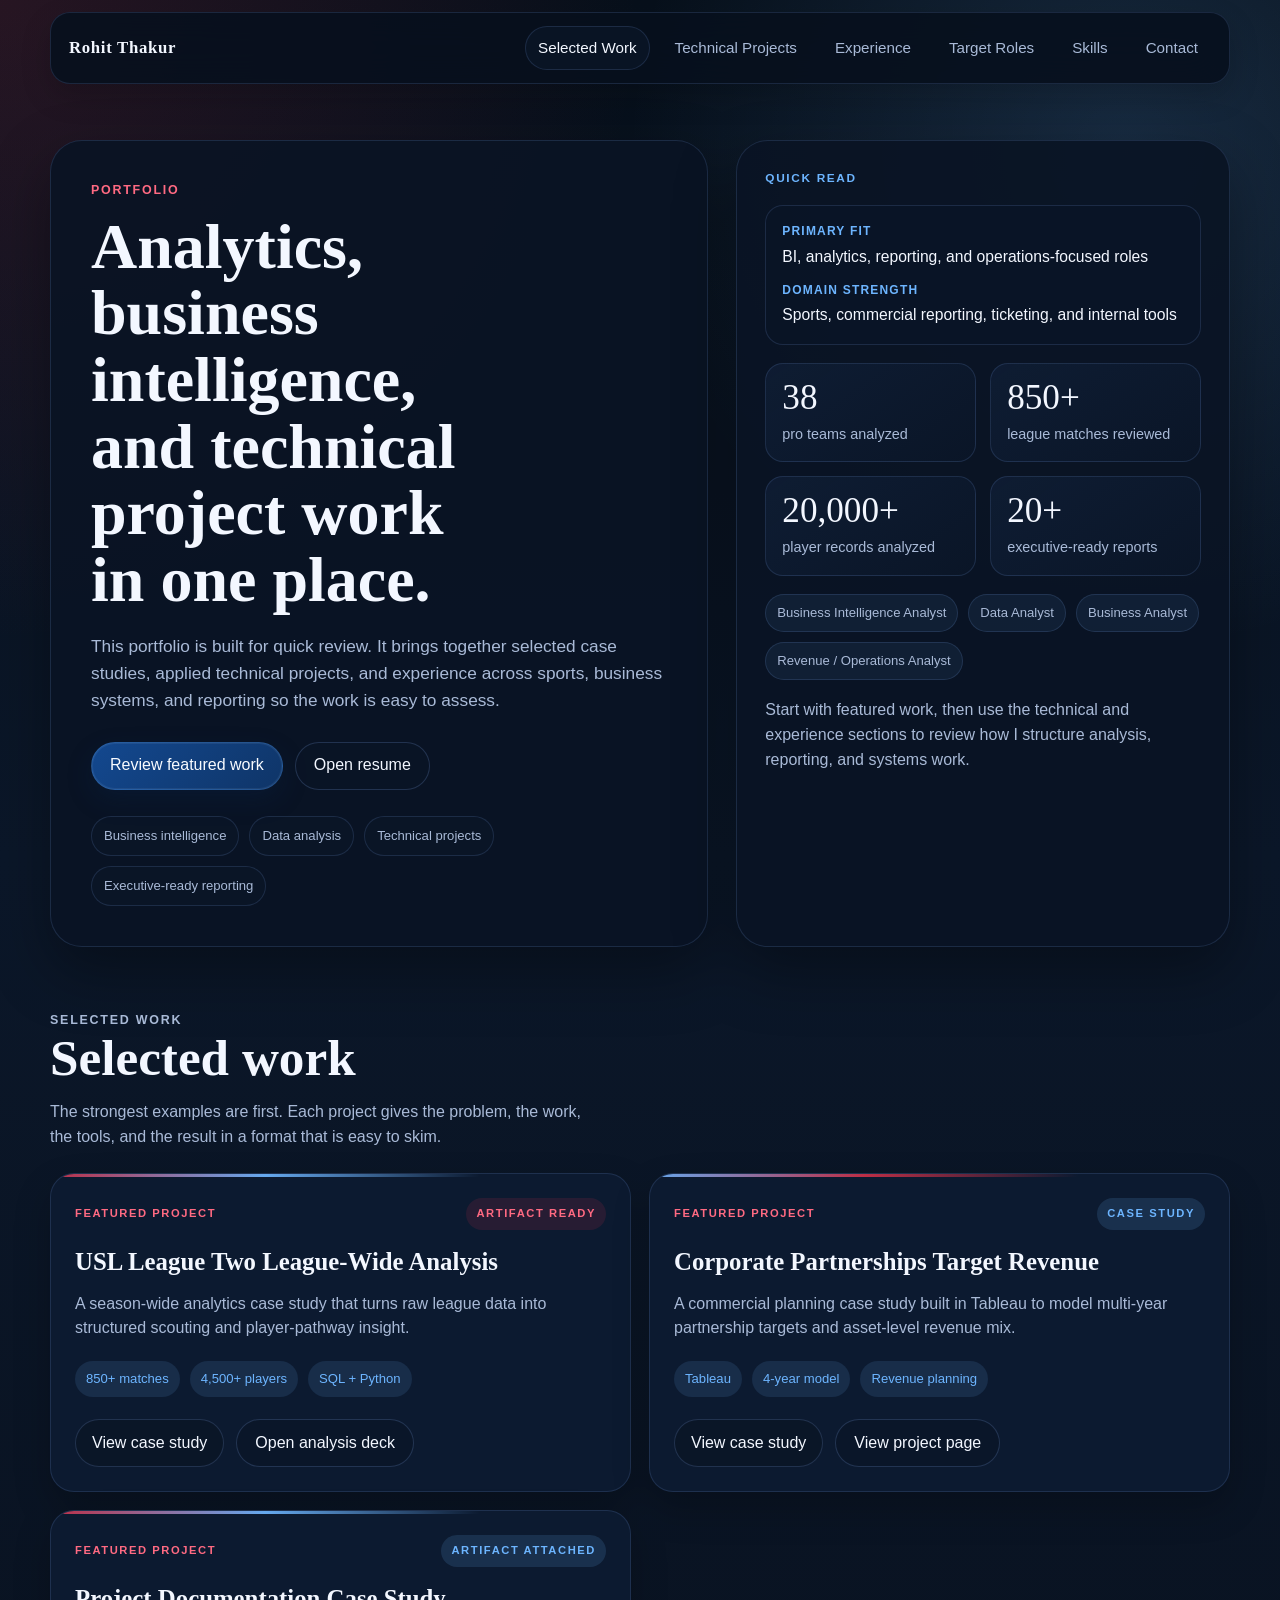
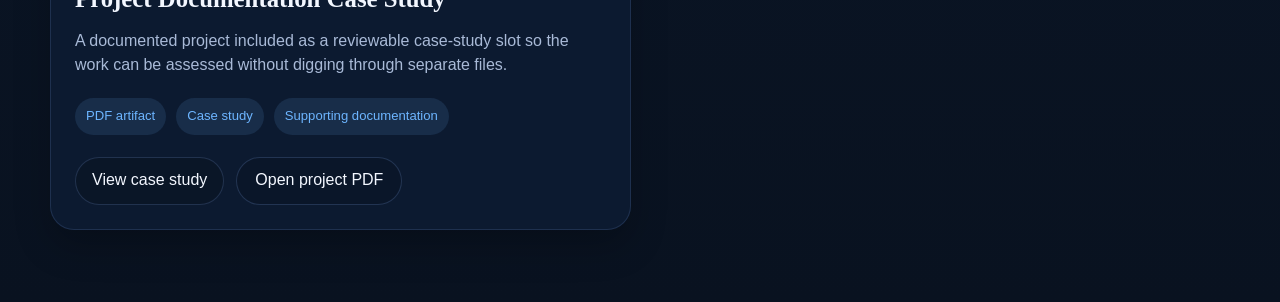
<file: index.html>
<!doctype html>
<html lang="en">
  <head>
    <meta charset="utf-8">
    <meta name="viewport" content="width=device-width, initial-scale=1">
    <title>Rohit Thakur | Portfolio</title>
    <meta
      name="description"
      content="Portfolio site for Rohit Thakur featuring analytics, business intelligence, technical projects, and experience highlights."
    >
    <link rel="stylesheet" href="styles.css">
  </head>
  <body>
    <div class="page-shell">
      <header class="topbar">
        <a class="brand" href="#home">Rohit Thakur</a>
        <nav class="nav" aria-label="Portfolio sections" role="tablist">
          <button class="nav-tab is-active" id="tab-selected-work" type="button" role="tab" aria-selected="true" aria-controls="selected-work" data-tab-target="selected-work">Selected Work</button>
          <button class="nav-tab" id="tab-technical-projects" type="button" role="tab" aria-selected="false" aria-controls="technical-projects" data-tab-target="technical-projects">Technical Projects</button>
          <button class="nav-tab" id="tab-experience" type="button" role="tab" aria-selected="false" aria-controls="experience" data-tab-target="experience">Experience</button>
          <button class="nav-tab" id="tab-role-fit" type="button" role="tab" aria-selected="false" aria-controls="role-fit" data-tab-target="role-fit">Target Roles</button>
          <button class="nav-tab" id="tab-skills" type="button" role="tab" aria-selected="false" aria-controls="skills" data-tab-target="skills">Skills</button>
          <button class="nav-tab" id="tab-contact" type="button" role="tab" aria-selected="false" aria-controls="contact" data-tab-target="contact">Contact</button>
        </nav>
      </header>

      <main id="home">
        <section class="hero section">
          <div class="hero-copy reveal">
            <p class="section-kicker">Portfolio</p>
            <h1>Analytics, business intelligence, and technical project work in one place.</h1>
            <p class="hero-text">
              This portfolio is built for quick review. It brings together selected case studies, applied technical
              projects, and experience across sports, business systems, and reporting so the work is easy to assess.
            </p>
            <div class="hero-actions">
              <button class="button button--primary" type="button" data-tab-target="selected-work">Review featured work</button>
              <a class="button button--ghost" href="assets/documents/rohit-thakur-resume.pdf" target="_blank" rel="noreferrer">Open resume</a>
            </div>
            <ul class="hero-tags">
              <li>Business intelligence</li>
              <li>Data analysis</li>
              <li>Technical projects</li>
              <li>Executive-ready reporting</li>
            </ul>
          </div>

          <aside class="hero-panel reveal">
            <div class="panel-label">Quick Read</div>
            <div class="profile-summary">
              <div class="profile-line">
                <span class="profile-label">Primary fit</span>
                <span class="profile-value">BI, analytics, reporting, and operations-focused roles</span>
              </div>
              <div class="profile-line">
                <span class="profile-label">Domain strength</span>
                <span class="profile-value">Sports, commercial reporting, ticketing, and internal tools</span>
              </div>
            </div>
            <div class="metric-grid">
              <article class="metric-card">
                <span class="metric-value">38</span>
                <span class="metric-label">pro teams analyzed</span>
              </article>
              <article class="metric-card">
                <span class="metric-value">850+</span>
                <span class="metric-label">league matches reviewed</span>
              </article>
              <article class="metric-card">
                <span class="metric-value">20,000+</span>
                <span class="metric-label">player records analyzed</span>
              </article>
              <article class="metric-card">
                <span class="metric-value">20+</span>
                <span class="metric-label">executive-ready reports</span>
              </article>
            </div>
            <div class="fit-strip">
              <span>Business Intelligence Analyst</span>
              <span>Data Analyst</span>
              <span>Business Analyst</span>
              <span>Revenue / Operations Analyst</span>
            </div>
            <div class="panel-note">
              Start with featured work, then use the technical and experience sections to review how I structure
              analysis, reporting, and systems work.
            </div>
          </aside>
        </section>

        <section id="selected-work" class="section tab-panel is-active" role="tabpanel" aria-labelledby="tab-selected-work">
          <div class="section-heading reveal">
            <p class="section-kicker">Selected Work</p>
            <h2>Selected work</h2>
            <p>
              The strongest examples are first. Each project gives the problem, the work, the tools, and the result
              in a format that is easy to skim.
            </p>
          </div>
          <div id="featured-grid" class="card-grid featured-grid"></div>
        </section>

        <section id="technical-projects" class="section tab-panel" role="tabpanel" aria-labelledby="tab-technical-projects" hidden>
          <div class="section-heading reveal">
            <p class="section-kicker">Technical Projects</p>
            <h2>Technical projects</h2>
            <p>
              These projects show applied range beyond the main case studies, with live demos where available and
              summary pages where the work is older or internal.
            </p>
          </div>
          <div class="section-subgroup reveal">
            <div class="subsection-heading">
              <h3>Application projects</h3>
              <p>Built tools, workflows, and systems with live products or curated project pages.</p>
            </div>
            <div id="technical-grid" class="card-grid compact-grid"></div>
          </div>
          <div class="section-subgroup reveal">
            <div class="subsection-heading">
              <h3>Tableau dashboard projects</h3>
              <p>
                These are description-first summaries of Tableau workbooks found across my files. Older corporate
                connections are no longer active, so this section focuses on what each project was built to do.
              </p>
            </div>
            <div class="subsection-actions">
              <a class="button button--ghost" href="projects/tableau-dashboard-projects.html">Open Tableau project summaries</a>
            </div>
            <div id="tableau-grid" class="card-grid compact-grid"></div>
          </div>
        </section>

        <section id="experience" class="section tab-panel" role="tabpanel" aria-labelledby="tab-experience" hidden>
          <div class="section-heading reveal">
            <p class="section-kicker">Experience Highlights</p>
            <h2>Experience</h2>
            <p>
              These roles add context behind the project work and show how the analysis, reporting, and systems work
              was applied in real settings.
            </p>
          </div>
          <div id="experience-grid" class="card-grid experience-grid"></div>
        </section>

        <section id="role-fit" class="section tab-panel" role="tabpanel" aria-labelledby="tab-role-fit" hidden>
          <div class="section-heading reveal">
            <p class="section-kicker">Target Roles</p>
            <h2>Roles that align most directly with this work</h2>
            <p>
              This is a narrower recruiter-facing view of where my experience fits best based on the work shown
              across the portfolio.
            </p>
          </div>
          <div id="roles-grid" class="roles-grid"></div>
        </section>

        <section id="skills" class="section tab-panel" role="tabpanel" aria-labelledby="tab-skills" hidden>
          <div class="section-heading reveal">
            <p class="section-kicker">Skills &amp; Methods</p>
            <h2>Core tools and working modes</h2>
            <p>
              This section is limited to the tools and methods that appear repeatedly in the work on this page.
            </p>
          </div>
          <div id="skills-grid" class="skills-grid"></div>
        </section>

        <section id="contact" class="section contact-section tab-panel reveal" role="tabpanel" aria-labelledby="tab-contact" hidden>
          <div class="contact-card">
            <p class="section-kicker">Contact</p>
            <h2>Resume and contact</h2>
            <p>
              The fastest way to review the portfolio is through the selected work and technical project sections,
              with the resume available here for a shorter summary.
            </p>
            <div class="contact-actions">
              <a class="button button--primary" href="mailto:rt4362@uncw.edu">rt4362@uncw.edu</a>
              <a class="button button--ghost" href="tel:+19194546826">(919) 454-6826</a>
              <a class="button button--ghost" href="assets/documents/rohit-thakur-resume.pdf" target="_blank" rel="noreferrer">Download resume</a>
            </div>
          </div>
        </section>
      </main>
    </div>

    <div id="project-modal" class="modal" hidden>
      <div class="modal-backdrop" data-close="true"></div>
      <div class="detail-panel" role="dialog" aria-modal="true" aria-labelledby="modal-title">
        <button class="modal-close" type="button" aria-label="Close case study">Close</button>
        <div id="modal-content"></div>
      </div>
    </div>

    <script src="script.js"></script>
  </body>
</html>
</file>
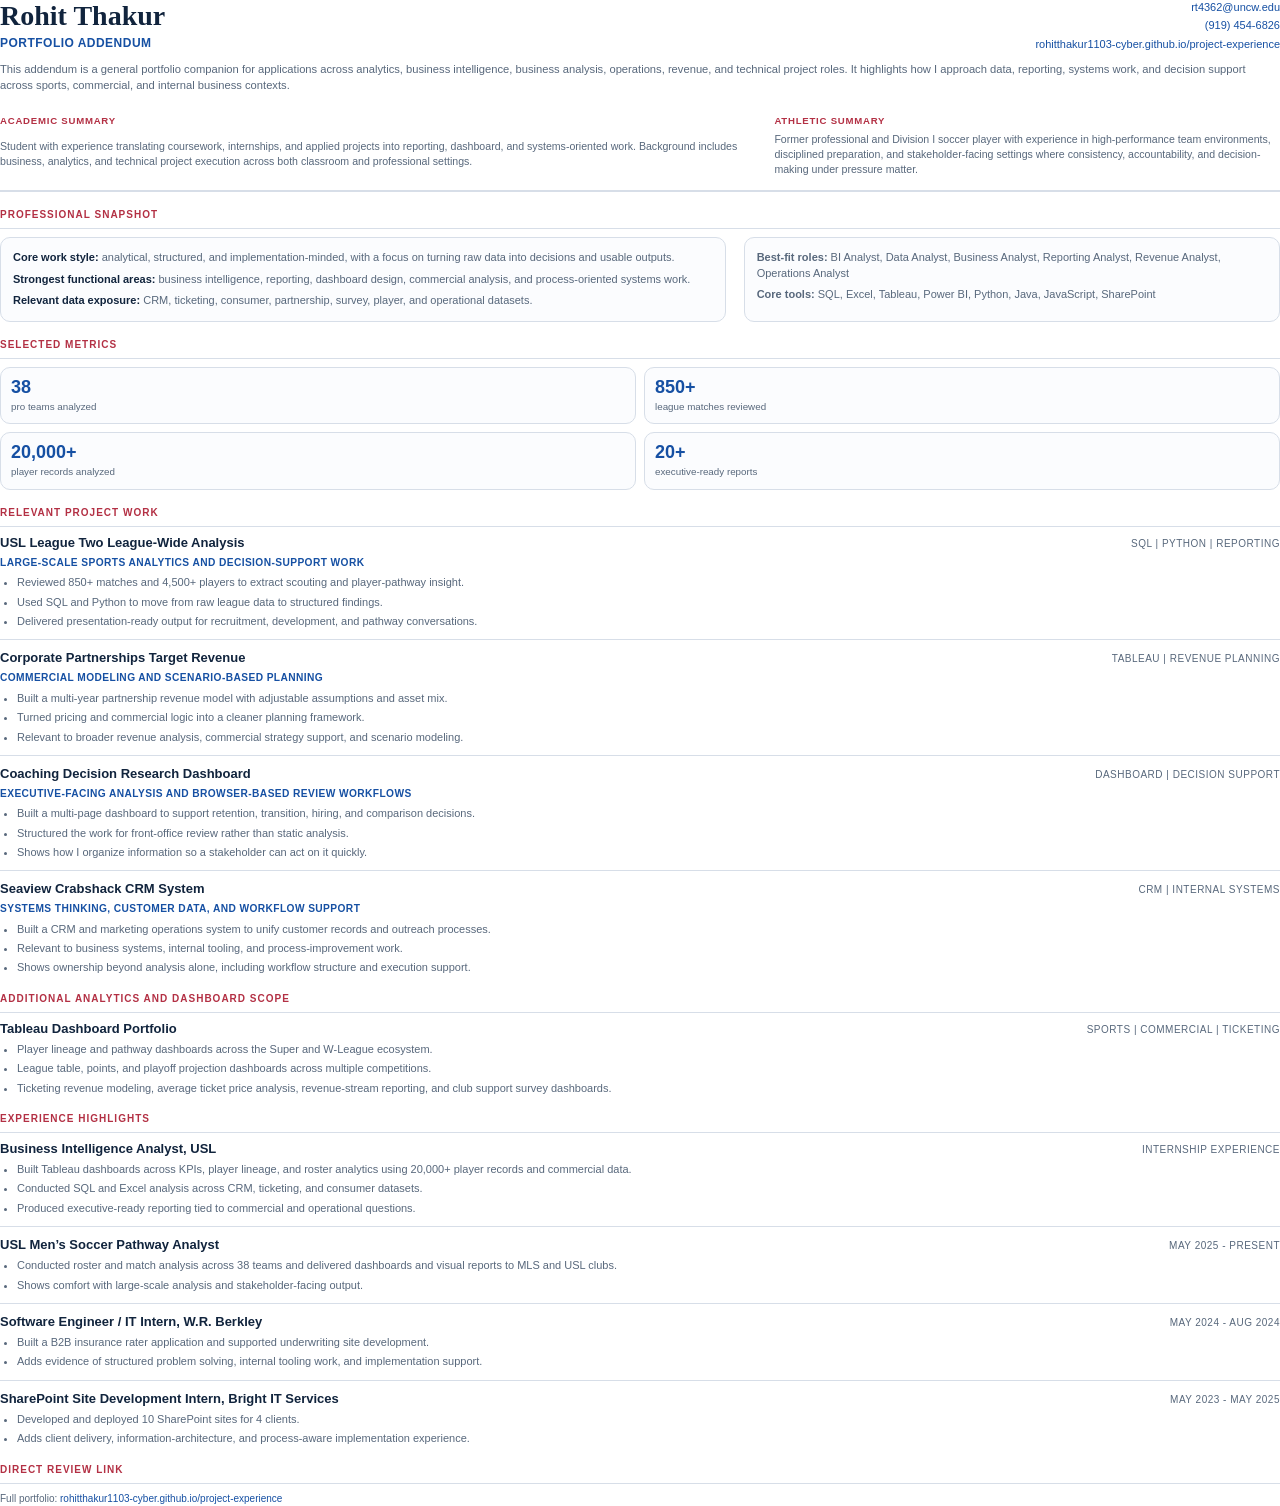
<file: portfolio-attachment.html>
<!doctype html>
<html lang="en">
  <head>
    <meta charset="utf-8">
    <meta name="viewport" content="width=device-width, initial-scale=1">
    <title>Rohit Thakur | Portfolio Addendum</title>
    <style>
      @page {
        size: Letter;
        margin: 0.55in;
      }

      :root {
        --ink: #11243d;
        --muted: #58687c;
        --line: #d7dee8;
        --blue: #1650a3;
        --red: #b33044;
      }

      * {
        box-sizing: border-box;
      }

      body {
        margin: 0;
        font-family: Arial, Helvetica, sans-serif;
        color: var(--ink);
        line-height: 1.4;
        font-size: 11px;
      }

      a {
        color: var(--blue);
        text-decoration: none;
      }

      .page {
        display: grid;
        gap: 16px;
      }

      .header {
        display: grid;
        gap: 10px;
        padding-bottom: 12px;
        border-bottom: 2px solid var(--line);
      }

      .name-row {
        display: flex;
        justify-content: space-between;
        gap: 16px;
        align-items: end;
      }

      .name {
        margin: 0;
        font-family: Georgia, "Times New Roman", serif;
        font-size: 28px;
        line-height: 1;
      }

      .title {
        margin: 5px 0 0;
        color: var(--blue);
        font-size: 12px;
        font-weight: 700;
        letter-spacing: 0.04em;
        text-transform: uppercase;
      }

      .contact {
        text-align: right;
        color: var(--muted);
      }

      .contact div + div {
        margin-top: 3px;
      }

      .summary {
        color: var(--muted);
        font-size: 11.2px;
      }

      .resume-strip {
        display: grid;
        grid-template-columns: 1.2fr 0.8fr;
        gap: 16px;
        padding: 10px 0 2px;
      }

      .resume-block {
        display: grid;
        gap: 5px;
      }

      .resume-label {
        color: var(--red);
        font-size: 9.6px;
        font-weight: 700;
        letter-spacing: 0.08em;
        text-transform: uppercase;
      }

      .resume-text {
        color: var(--muted);
        font-size: 10.6px;
      }

      .section {
        display: grid;
        gap: 8px;
      }

      .section-title {
        margin: 0;
        padding-bottom: 6px;
        border-bottom: 1px solid var(--line);
        color: var(--red);
        font-size: 10px;
        font-weight: 700;
        letter-spacing: 0.1em;
        text-transform: uppercase;
      }

      .two-col {
        display: grid;
        grid-template-columns: 1.15fr 0.85fr;
        gap: 18px;
      }

      .meta-list,
      .skills-list {
        display: grid;
        gap: 6px;
      }

      .meta-item strong {
        color: var(--ink);
      }

      .entry {
        display: grid;
        gap: 5px;
      }

      .entry-head {
        display: flex;
        justify-content: space-between;
        gap: 12px;
        align-items: baseline;
      }

      .entry-title {
        margin: 0;
        font-size: 13px;
        line-height: 1.2;
      }

      .entry-meta {
        color: var(--muted);
        font-size: 10px;
        text-transform: uppercase;
        letter-spacing: 0.05em;
        white-space: nowrap;
      }

      .entry-sub {
        color: var(--blue);
        font-size: 10.2px;
        font-weight: 700;
        letter-spacing: 0.04em;
        text-transform: uppercase;
      }

      .entry p,
      .entry li,
      .meta-list,
      .skills-list {
        color: var(--muted);
      }

      ul {
        margin: 0;
        padding-left: 17px;
      }

      li + li {
        margin-top: 4px;
      }

      .highlight-box {
        padding: 12px;
        border: 1px solid var(--line);
        border-radius: 10px;
        background: #fbfcfe;
      }

      .metrics {
        display: grid;
        grid-template-columns: repeat(2, minmax(0, 1fr));
        gap: 8px;
      }

      .metric {
        padding: 10px;
        border: 1px solid var(--line);
        border-radius: 10px;
        background: #fbfcfe;
      }

      .metric strong {
        display: block;
        color: var(--blue);
        font-size: 18px;
        line-height: 1;
      }

      .metric span {
        display: block;
        margin-top: 4px;
        color: var(--muted);
        font-size: 9.8px;
      }

      .small-note {
        color: var(--muted);
        font-size: 10px;
      }

      .divider {
        border-top: 1px solid var(--line);
        margin-top: 2px;
        padding-top: 10px;
      }
    </style>
  </head>
  <body>
    <main class="page">
      <header class="header">
        <div class="name-row">
          <div>
            <h1 class="name">Rohit Thakur</h1>
            <p class="title">Portfolio Addendum</p>
          </div>
          <div class="contact">
            <div><a href="mailto:rt4362@uncw.edu">rt4362@uncw.edu</a></div>
            <div><a href="tel:+19194546826">(919) 454-6826</a></div>
            <div><a href="https://rohitthakur1103-cyber.github.io/project-experience/">rohitthakur1103-cyber.github.io/project-experience</a></div>
          </div>
        </div>

        <div class="summary">
          This addendum is a general portfolio companion for applications across analytics, business intelligence,
          business analysis, operations, revenue, and technical project roles. It highlights how I approach data,
          reporting, systems work, and decision support across sports, commercial, and internal business contexts.
        </div>

        <div class="resume-strip">
          <div class="resume-block">
            <div class="resume-label">Academic Summary</div>
            <div class="resume-text">
              Student with experience translating coursework, internships, and applied projects into reporting,
              dashboard, and systems-oriented work. Background includes business, analytics, and technical project
              execution across both classroom and professional settings.
            </div>
          </div>
          <div class="resume-block">
            <div class="resume-label">Athletic Summary</div>
            <div class="resume-text">
              Former professional and Division I soccer player with experience in high-performance team environments,
              disciplined preparation, and stakeholder-facing settings where consistency, accountability, and
              decision-making under pressure matter.
            </div>
          </div>
        </div>
      </header>

      <section class="section">
        <h2 class="section-title">Professional Snapshot</h2>
        <div class="two-col">
          <div class="highlight-box">
            <div class="meta-list">
              <div class="meta-item"><strong>Core work style:</strong> analytical, structured, and implementation-minded, with a focus on turning raw data into decisions and usable outputs.</div>
              <div class="meta-item"><strong>Strongest functional areas:</strong> business intelligence, reporting, dashboard design, commercial analysis, and process-oriented systems work.</div>
              <div class="meta-item"><strong>Relevant data exposure:</strong> CRM, ticketing, consumer, partnership, survey, player, and operational datasets.</div>
            </div>
          </div>
          <div class="highlight-box">
            <div class="skills-list">
              <div><strong>Best-fit roles:</strong> BI Analyst, Data Analyst, Business Analyst, Reporting Analyst, Revenue Analyst, Operations Analyst</div>
              <div><strong>Core tools:</strong> SQL, Excel, Tableau, Power BI, Python, Java, JavaScript, SharePoint</div>
            </div>
          </div>
        </div>
      </section>

      <section class="section">
        <h2 class="section-title">Selected Metrics</h2>
        <div class="metrics">
          <div class="metric">
            <strong>38</strong>
            <span>pro teams analyzed</span>
          </div>
          <div class="metric">
            <strong>850+</strong>
            <span>league matches reviewed</span>
          </div>
          <div class="metric">
            <strong>20,000+</strong>
            <span>player records analyzed</span>
          </div>
          <div class="metric">
            <strong>20+</strong>
            <span>executive-ready reports</span>
          </div>
        </div>
      </section>

      <section class="section">
        <h2 class="section-title">Relevant Project Work</h2>

        <article class="entry">
          <div class="entry-head">
            <h3 class="entry-title">USL League Two League-Wide Analysis</h3>
            <div class="entry-meta">SQL | Python | Reporting</div>
          </div>
          <div class="entry-sub">Large-scale sports analytics and decision-support work</div>
          <ul>
            <li>Reviewed 850+ matches and 4,500+ players to extract scouting and player-pathway insight.</li>
            <li>Used SQL and Python to move from raw league data to structured findings.</li>
            <li>Delivered presentation-ready output for recruitment, development, and pathway conversations.</li>
          </ul>
        </article>

        <article class="entry divider">
          <div class="entry-head">
            <h3 class="entry-title">Corporate Partnerships Target Revenue</h3>
            <div class="entry-meta">Tableau | Revenue Planning</div>
          </div>
          <div class="entry-sub">Commercial modeling and scenario-based planning</div>
          <ul>
            <li>Built a multi-year partnership revenue model with adjustable assumptions and asset mix.</li>
            <li>Turned pricing and commercial logic into a cleaner planning framework.</li>
            <li>Relevant to broader revenue analysis, commercial strategy support, and scenario modeling.</li>
          </ul>
        </article>

        <article class="entry divider">
          <div class="entry-head">
            <h3 class="entry-title">Coaching Decision Research Dashboard</h3>
            <div class="entry-meta">Dashboard | Decision Support</div>
          </div>
          <div class="entry-sub">Executive-facing analysis and browser-based review workflows</div>
          <ul>
            <li>Built a multi-page dashboard to support retention, transition, hiring, and comparison decisions.</li>
            <li>Structured the work for front-office review rather than static analysis.</li>
            <li>Shows how I organize information so a stakeholder can act on it quickly.</li>
          </ul>
        </article>

        <article class="entry divider">
          <div class="entry-head">
            <h3 class="entry-title">Seaview Crabshack CRM System</h3>
            <div class="entry-meta">CRM | Internal Systems</div>
          </div>
          <div class="entry-sub">Systems thinking, customer data, and workflow support</div>
          <ul>
            <li>Built a CRM and marketing operations system to unify customer records and outreach processes.</li>
            <li>Relevant to business systems, internal tooling, and process-improvement work.</li>
            <li>Shows ownership beyond analysis alone, including workflow structure and execution support.</li>
          </ul>
        </article>
      </section>

      <section class="section">
        <h2 class="section-title">Additional Analytics and Dashboard Scope</h2>

        <article class="entry">
          <div class="entry-head">
            <h3 class="entry-title">Tableau Dashboard Portfolio</h3>
            <div class="entry-meta">Sports | Commercial | Ticketing</div>
          </div>
          <ul>
            <li>Player lineage and pathway dashboards across the Super and W-League ecosystem.</li>
            <li>League table, points, and playoff projection dashboards across multiple competitions.</li>
            <li>Ticketing revenue modeling, average ticket price analysis, revenue-stream reporting, and club support survey dashboards.</li>
          </ul>
        </article>
      </section>

      <section class="section">
        <h2 class="section-title">Experience Highlights</h2>

        <article class="entry">
          <div class="entry-head">
            <h3 class="entry-title">Business Intelligence Analyst, USL</h3>
            <div class="entry-meta">Internship experience</div>
          </div>
          <ul>
            <li>Built Tableau dashboards across KPIs, player lineage, and roster analytics using 20,000+ player records and commercial data.</li>
            <li>Conducted SQL and Excel analysis across CRM, ticketing, and consumer datasets.</li>
            <li>Produced executive-ready reporting tied to commercial and operational questions.</li>
          </ul>
        </article>

        <article class="entry divider">
          <div class="entry-head">
            <h3 class="entry-title">USL Men’s Soccer Pathway Analyst</h3>
            <div class="entry-meta">May 2025 - Present</div>
          </div>
          <ul>
            <li>Conducted roster and match analysis across 38 teams and delivered dashboards and visual reports to MLS and USL clubs.</li>
            <li>Shows comfort with large-scale analysis and stakeholder-facing output.</li>
          </ul>
        </article>

        <article class="entry divider">
          <div class="entry-head">
            <h3 class="entry-title">Software Engineer / IT Intern, W.R. Berkley</h3>
            <div class="entry-meta">May 2024 - Aug 2024</div>
          </div>
          <ul>
            <li>Built a B2B insurance rater application and supported underwriting site development.</li>
            <li>Adds evidence of structured problem solving, internal tooling work, and implementation support.</li>
          </ul>
        </article>

        <article class="entry divider">
          <div class="entry-head">
            <h3 class="entry-title">SharePoint Site Development Intern, Bright IT Services</h3>
            <div class="entry-meta">May 2023 - May 2025</div>
          </div>
          <ul>
            <li>Developed and deployed 10 SharePoint sites for 4 clients.</li>
            <li>Adds client delivery, information-architecture, and process-aware implementation experience.</li>
          </ul>
        </article>
      </section>

      <section class="section">
        <h2 class="section-title">Direct Review Link</h2>
        <div class="small-note">
          Full portfolio: <a href="https://rohitthakur1103-cyber.github.io/project-experience/">rohitthakur1103-cyber.github.io/project-experience</a>
        </div>
      </section>
    </main>
  </body>
</html>
</file>
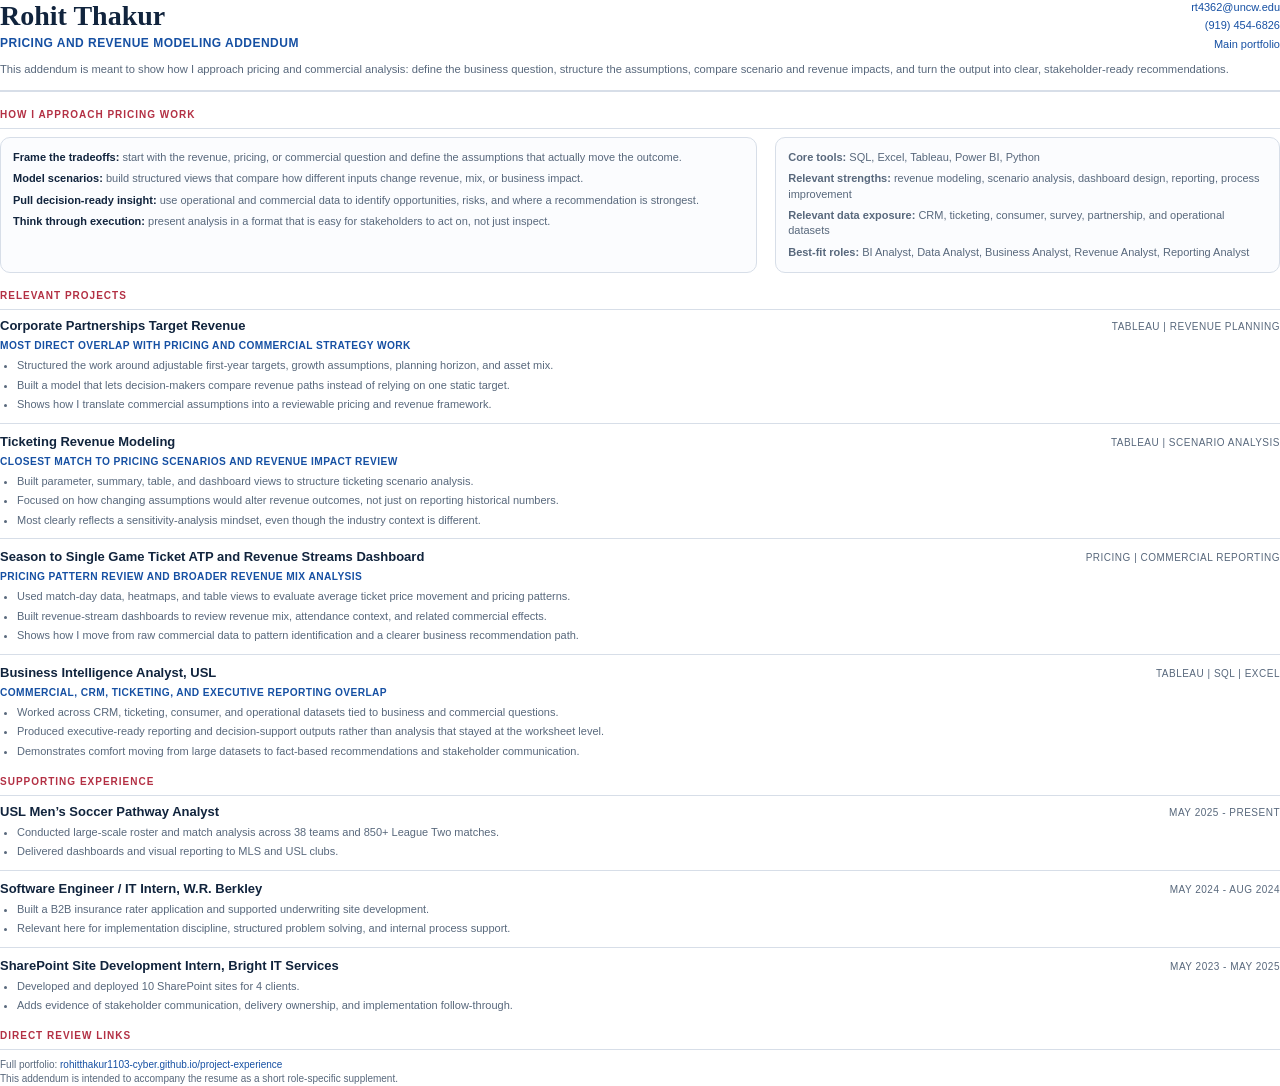
<file: pricing-commercial-analytics-attachment.html>
<!doctype html>
<html lang="en">
  <head>
    <meta charset="utf-8">
    <meta name="viewport" content="width=device-width, initial-scale=1">
    <title>Rohit Thakur | Pricing and Revenue Modeling Addendum</title>
    <style>
      @page {
        size: Letter;
        margin: 0.55in;
      }

      :root {
        --ink: #11243d;
        --muted: #58687c;
        --line: #d7dee8;
        --blue: #1650a3;
        --red: #b33044;
      }

      * {
        box-sizing: border-box;
      }

      body {
        margin: 0;
        font-family: Arial, Helvetica, sans-serif;
        color: var(--ink);
        line-height: 1.4;
        font-size: 11px;
      }

      a {
        color: var(--blue);
        text-decoration: none;
      }

      .page {
        display: grid;
        gap: 16px;
      }

      .header {
        display: grid;
        gap: 10px;
        padding-bottom: 12px;
        border-bottom: 2px solid var(--line);
      }

      .name-row {
        display: flex;
        justify-content: space-between;
        gap: 16px;
        align-items: end;
      }

      .name {
        margin: 0;
        font-family: Georgia, "Times New Roman", serif;
        font-size: 28px;
        line-height: 1;
      }

      .title {
        margin: 5px 0 0;
        color: var(--blue);
        font-size: 12px;
        font-weight: 700;
        letter-spacing: 0.04em;
        text-transform: uppercase;
      }

      .contact {
        text-align: right;
        color: var(--muted);
      }

      .contact div + div {
        margin-top: 3px;
      }

      .summary {
        color: var(--muted);
        font-size: 11.2px;
      }

      .section {
        display: grid;
        gap: 8px;
      }

      .section-title {
        margin: 0;
        padding-bottom: 6px;
        border-bottom: 1px solid var(--line);
        color: var(--red);
        font-size: 10px;
        font-weight: 700;
        letter-spacing: 0.1em;
        text-transform: uppercase;
      }

      .two-col {
        display: grid;
        grid-template-columns: 1.2fr 0.8fr;
        gap: 18px;
      }

      .meta-list,
      .skills-list {
        display: grid;
        gap: 6px;
      }

      .meta-item strong {
        color: var(--ink);
      }

      .entry {
        display: grid;
        gap: 5px;
      }

      .entry-head {
        display: flex;
        justify-content: space-between;
        gap: 12px;
        align-items: baseline;
      }

      .entry-title {
        margin: 0;
        font-size: 13px;
        line-height: 1.2;
      }

      .entry-meta {
        color: var(--muted);
        font-size: 10px;
        text-transform: uppercase;
        letter-spacing: 0.05em;
        white-space: nowrap;
      }

      .entry-sub {
        color: var(--blue);
        font-size: 10.2px;
        font-weight: 700;
        letter-spacing: 0.04em;
        text-transform: uppercase;
      }

      .entry p,
      .entry li,
      .meta-list,
      .skills-list {
        color: var(--muted);
      }

      ul {
        margin: 0;
        padding-left: 17px;
      }

      li + li {
        margin-top: 4px;
      }

      .highlight-box {
        padding: 12px;
        border: 1px solid var(--line);
        border-radius: 10px;
        background: #fbfcfe;
      }

      .small-note {
        color: var(--muted);
        font-size: 10px;
      }

      .divider {
        border-top: 1px solid var(--line);
        margin-top: 2px;
        padding-top: 10px;
      }
    </style>
  </head>
  <body>
    <main class="page">
      <header class="header">
        <div class="name-row">
          <div>
            <h1 class="name">Rohit Thakur</h1>
            <p class="title">Pricing and Revenue Modeling Addendum</p>
          </div>
          <div class="contact">
            <div><a href="mailto:rt4362@uncw.edu">rt4362@uncw.edu</a></div>
            <div><a href="tel:+19194546826">(919) 454-6826</a></div>
            <div><a href="https://rohitthakur1103-cyber.github.io/project-experience/">Main portfolio</a></div>
          </div>
        </div>

        <div class="summary">
          This addendum is meant to show how I approach pricing and commercial analysis: define the business
          question, structure the assumptions, compare scenario and revenue impacts, and turn the output into clear,
          stakeholder-ready recommendations.
        </div>
      </header>

      <section class="section">
        <h2 class="section-title">How I Approach Pricing Work</h2>
        <div class="two-col">
          <div class="highlight-box">
            <div class="meta-list">
              <div class="meta-item"><strong>Frame the tradeoffs:</strong> start with the revenue, pricing, or commercial question and define the assumptions that actually move the outcome.</div>
              <div class="meta-item"><strong>Model scenarios:</strong> build structured views that compare how different inputs change revenue, mix, or business impact.</div>
              <div class="meta-item"><strong>Pull decision-ready insight:</strong> use operational and commercial data to identify opportunities, risks, and where a recommendation is strongest.</div>
              <div class="meta-item"><strong>Think through execution:</strong> present analysis in a format that is easy for stakeholders to act on, not just inspect.</div>
            </div>
          </div>
          <div class="highlight-box">
            <div class="skills-list">
              <div><strong>Core tools:</strong> SQL, Excel, Tableau, Power BI, Python</div>
              <div><strong>Relevant strengths:</strong> revenue modeling, scenario analysis, dashboard design, reporting, process improvement</div>
              <div><strong>Relevant data exposure:</strong> CRM, ticketing, consumer, survey, partnership, and operational datasets</div>
              <div><strong>Best-fit roles:</strong> BI Analyst, Data Analyst, Business Analyst, Revenue Analyst, Reporting Analyst</div>
            </div>
          </div>
        </div>
      </section>

      <section class="section">
        <h2 class="section-title">Relevant Projects</h2>

        <article class="entry">
          <div class="entry-head">
            <h3 class="entry-title">Corporate Partnerships Target Revenue</h3>
            <div class="entry-meta">Tableau | Revenue Planning</div>
          </div>
          <div class="entry-sub">Most direct overlap with pricing and commercial strategy work</div>
          <ul>
            <li>Structured the work around adjustable first-year targets, growth assumptions, planning horizon, and asset mix.</li>
            <li>Built a model that lets decision-makers compare revenue paths instead of relying on one static target.</li>
            <li>Shows how I translate commercial assumptions into a reviewable pricing and revenue framework.</li>
          </ul>
        </article>

        <article class="entry divider">
          <div class="entry-head">
            <h3 class="entry-title">Ticketing Revenue Modeling</h3>
            <div class="entry-meta">Tableau | Scenario Analysis</div>
          </div>
          <div class="entry-sub">Closest match to pricing scenarios and revenue impact review</div>
          <ul>
            <li>Built parameter, summary, table, and dashboard views to structure ticketing scenario analysis.</li>
            <li>Focused on how changing assumptions would alter revenue outcomes, not just on reporting historical numbers.</li>
            <li>Most clearly reflects a sensitivity-analysis mindset, even though the industry context is different.</li>
          </ul>
        </article>

        <article class="entry divider">
          <div class="entry-head">
            <h3 class="entry-title">Season to Single Game Ticket ATP and Revenue Streams Dashboard</h3>
            <div class="entry-meta">Pricing | Commercial Reporting</div>
          </div>
          <div class="entry-sub">Pricing pattern review and broader revenue mix analysis</div>
          <ul>
            <li>Used match-day data, heatmaps, and table views to evaluate average ticket price movement and pricing patterns.</li>
            <li>Built revenue-stream dashboards to review revenue mix, attendance context, and related commercial effects.</li>
            <li>Shows how I move from raw commercial data to pattern identification and a clearer business recommendation path.</li>
          </ul>
        </article>

        <article class="entry divider">
          <div class="entry-head">
            <h3 class="entry-title">Business Intelligence Analyst, USL</h3>
            <div class="entry-meta">Tableau | SQL | Excel</div>
          </div>
          <div class="entry-sub">Commercial, CRM, ticketing, and executive reporting overlap</div>
          <ul>
            <li>Worked across CRM, ticketing, consumer, and operational datasets tied to business and commercial questions.</li>
            <li>Produced executive-ready reporting and decision-support outputs rather than analysis that stayed at the worksheet level.</li>
            <li>Demonstrates comfort moving from large datasets to fact-based recommendations and stakeholder communication.</li>
          </ul>
        </article>
      </section>

      <section class="section">
        <h2 class="section-title">Supporting Experience</h2>

        <article class="entry">
          <div class="entry-head">
            <h3 class="entry-title">USL Men’s Soccer Pathway Analyst</h3>
            <div class="entry-meta">May 2025 - Present</div>
          </div>
          <ul>
            <li>Conducted large-scale roster and match analysis across 38 teams and 850+ League Two matches.</li>
            <li>Delivered dashboards and visual reporting to MLS and USL clubs.</li>
          </ul>
        </article>

        <article class="entry divider">
          <div class="entry-head">
            <h3 class="entry-title">Software Engineer / IT Intern, W.R. Berkley</h3>
            <div class="entry-meta">May 2024 - Aug 2024</div>
          </div>
          <ul>
            <li>Built a B2B insurance rater application and supported underwriting site development.</li>
            <li>Relevant here for implementation discipline, structured problem solving, and internal process support.</li>
          </ul>
        </article>

        <article class="entry divider">
          <div class="entry-head">
            <h3 class="entry-title">SharePoint Site Development Intern, Bright IT Services</h3>
            <div class="entry-meta">May 2023 - May 2025</div>
          </div>
          <ul>
            <li>Developed and deployed 10 SharePoint sites for 4 clients.</li>
            <li>Adds evidence of stakeholder communication, delivery ownership, and implementation follow-through.</li>
          </ul>
        </article>
      </section>

      <section class="section">
        <h2 class="section-title">Direct Review Links</h2>
        <div class="small-note">
          Full portfolio: <a href="https://rohitthakur1103-cyber.github.io/project-experience/">rohitthakur1103-cyber.github.io/project-experience</a><br>
          This addendum is intended to accompany the resume as a short role-specific supplement.
        </div>
      </section>
    </main>
  </body>
</html>
</file>
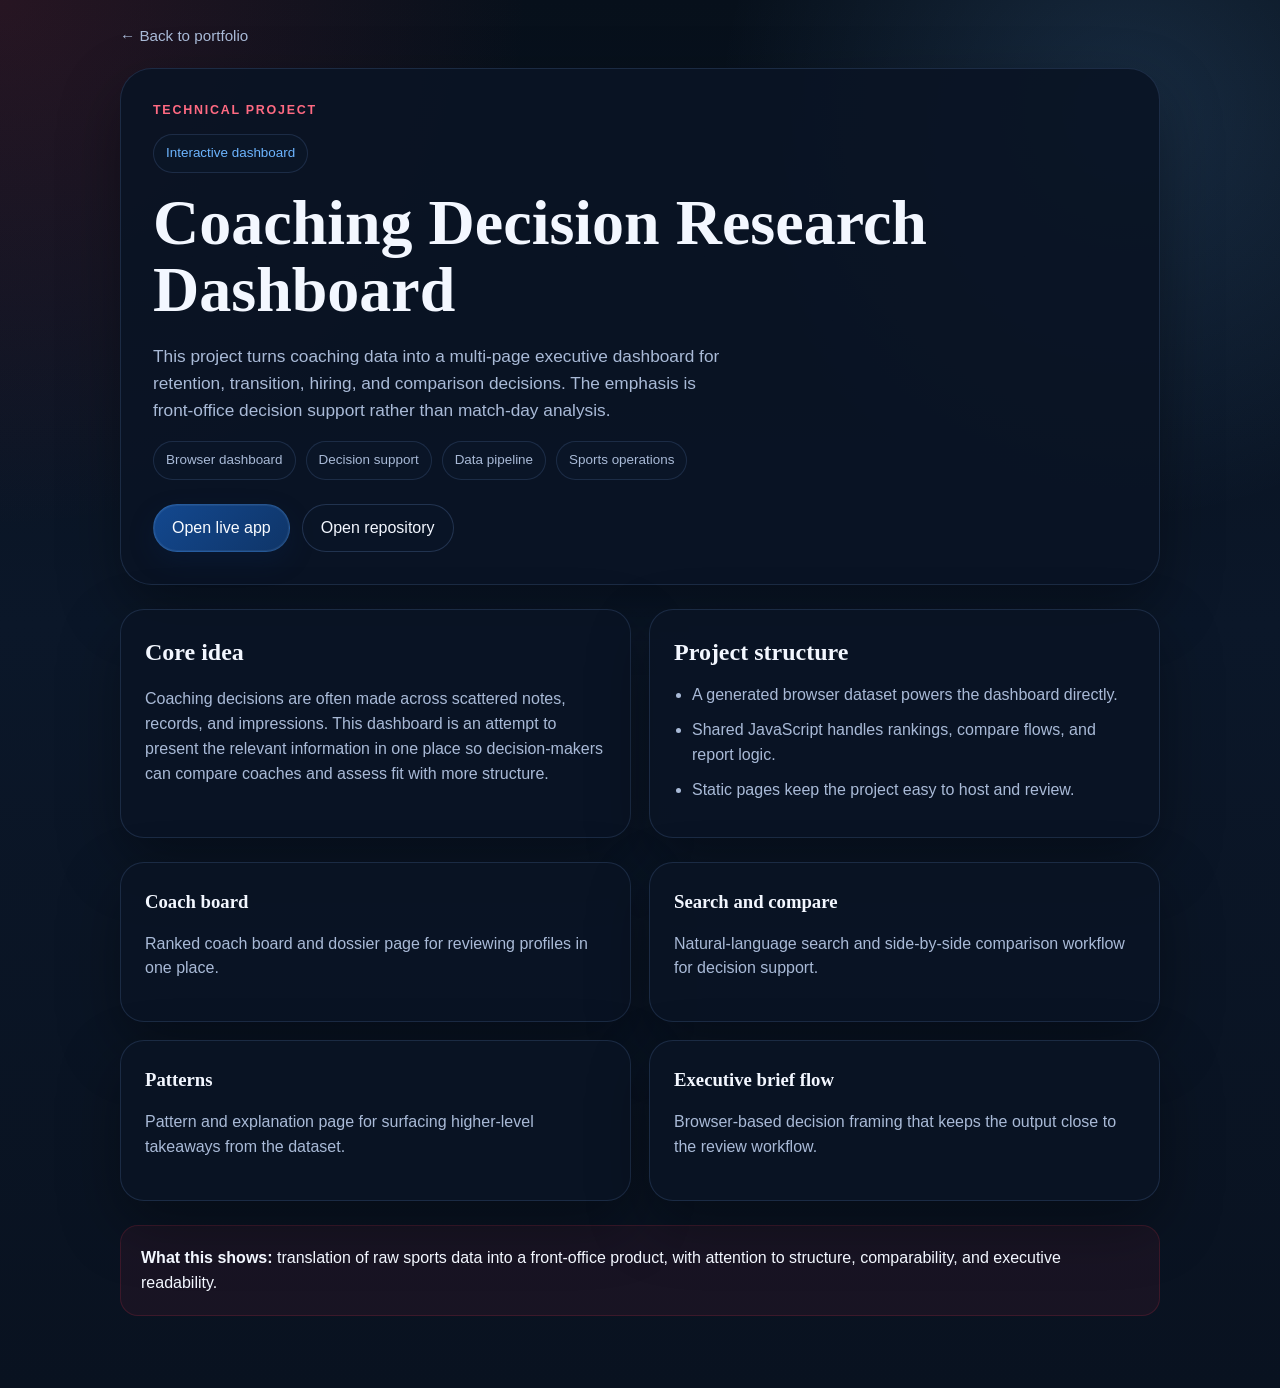
<file: projects/coaching-decision-research.html>
<!doctype html>
<html lang="en">
  <head>
    <meta charset="utf-8">
    <meta name="viewport" content="width=device-width, initial-scale=1">
    <title>Coaching Decision Research Dashboard | Rohit Thakur</title>
    <meta
      name="description"
      content="Project page for the Coaching Decision Research Dashboard."
    >
    <link rel="stylesheet" href="../styles.css">
  </head>
  <body>
    <main class="subpage-shell">
      <a class="page-back" href="../index.html">← Back to portfolio</a>

      <section class="project-hero-panel">
        <p class="section-kicker">Technical Project</p>
        <span class="project-status">Interactive dashboard</span>
        <h1>Coaching Decision Research Dashboard</h1>
        <p class="hero-text">
          This project turns coaching data into a multi-page executive dashboard for retention, transition, hiring,
          and comparison decisions. The emphasis is front-office decision support rather than match-day analysis.
        </p>
        <ul class="meta-strip">
          <li>Browser dashboard</li>
          <li>Decision support</li>
          <li>Data pipeline</li>
          <li>Sports operations</li>
        </ul>
        <div class="project-actions">
          <a class="button button--primary" href="https://rohitthakur1103-cyber.github.io/usl-coach-dashboard/" target="_blank" rel="noreferrer">Open live app</a>
          <a class="button button--ghost" href="https://github.com/rohitthakur1103-cyber/usl-coach-dashboard" target="_blank" rel="noreferrer">Open repository</a>
        </div>
      </section>

      <section class="project-grid">
        <article class="project-panel">
          <h2>Core idea</h2>
          <p>
            Coaching decisions are often made across scattered notes, records, and impressions. This dashboard is an
            attempt to present the relevant information in one place so decision-makers can compare coaches and assess
            fit with more structure.
          </p>
        </article>

        <article class="project-panel">
          <h2>Project structure</h2>
          <ul class="list-tight">
            <li>A generated browser dataset powers the dashboard directly.</li>
            <li>Shared JavaScript handles rankings, compare flows, and report logic.</li>
            <li>Static pages keep the project easy to host and review.</li>
          </ul>
        </article>
      </section>

      <section class="route-grid">
        <article class="route-card">
          <h3>Coach board</h3>
          <p>Ranked coach board and dossier page for reviewing profiles in one place.</p>
        </article>
        <article class="route-card">
          <h3>Search and compare</h3>
          <p>Natural-language search and side-by-side comparison workflow for decision support.</p>
        </article>
        <article class="route-card">
          <h3>Patterns</h3>
          <p>Pattern and explanation page for surfacing higher-level takeaways from the dataset.</p>
        </article>
        <article class="route-card">
          <h3>Executive brief flow</h3>
          <p>Browser-based decision framing that keeps the output close to the review workflow.</p>
        </article>
      </section>

      <section class="callout">
        <strong>What this shows:</strong> translation of raw sports data into a front-office product, with attention
        to structure, comparability, and executive readability.
      </section>
    </main>
  </body>
</html>
</file>
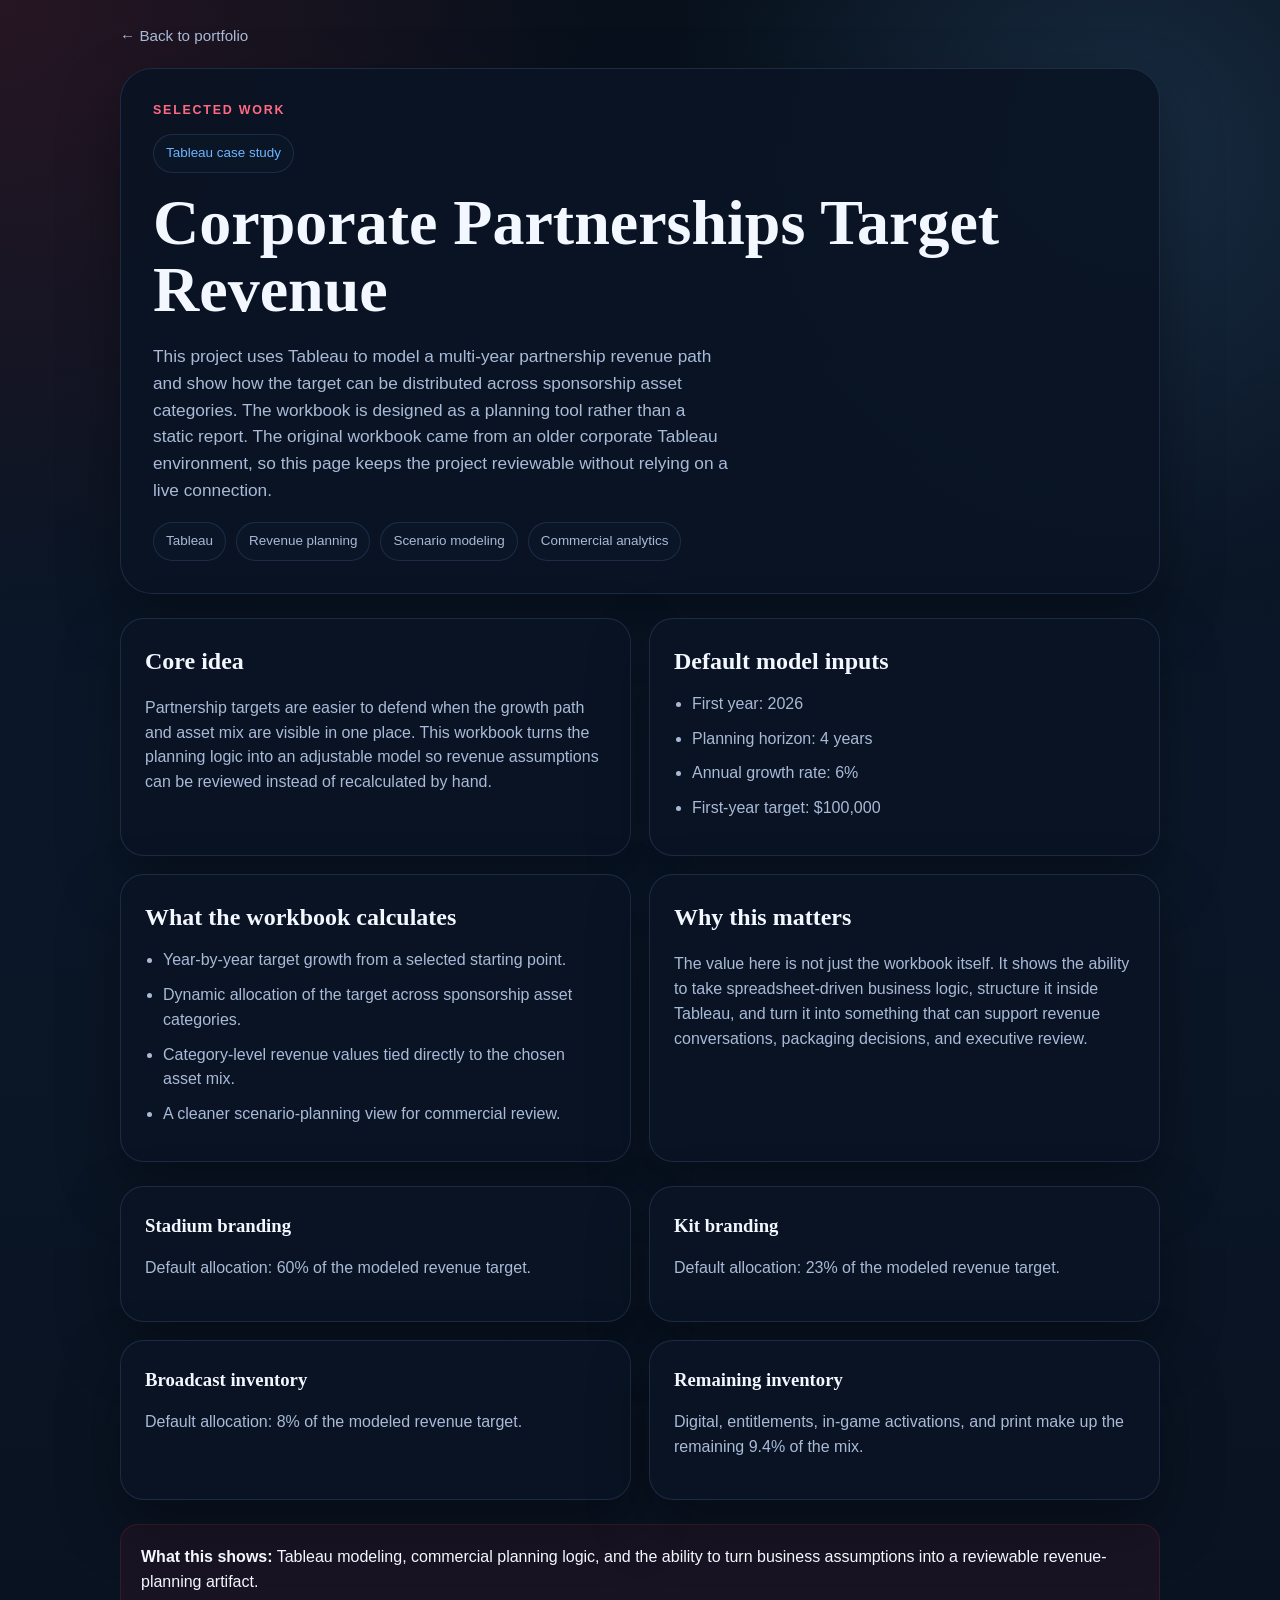
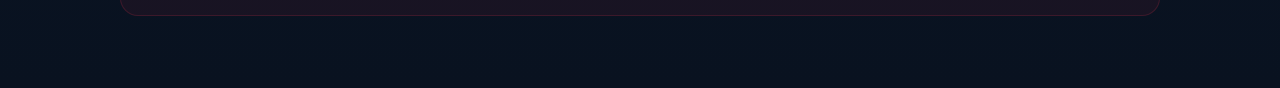
<file: projects/corporate-partnerships-target-revenue.html>
<!doctype html>
<html lang="en">
  <head>
    <meta charset="utf-8">
    <meta name="viewport" content="width=device-width, initial-scale=1">
    <title>Corporate Partnerships Target Revenue | Rohit Thakur</title>
    <meta
      name="description"
      content="Project page for a Tableau workbook focused on corporate partnership revenue planning."
    >
    <link rel="stylesheet" href="../styles.css">
  </head>
  <body>
    <main class="subpage-shell">
      <a class="page-back" href="../index.html#selected-work">← Back to portfolio</a>

      <section class="project-hero-panel">
        <p class="section-kicker">Selected Work</p>
        <span class="project-status">Tableau case study</span>
        <h1>Corporate Partnerships Target Revenue</h1>
        <p class="hero-text">
          This project uses Tableau to model a multi-year partnership revenue path and show how the target can be
          distributed across sponsorship asset categories. The workbook is designed as a planning tool rather than a
          static report. The original workbook came from an older corporate Tableau environment, so this page keeps
          the project reviewable without relying on a live connection.
        </p>
        <ul class="meta-strip">
          <li>Tableau</li>
          <li>Revenue planning</li>
          <li>Scenario modeling</li>
          <li>Commercial analytics</li>
        </ul>
      </section>

      <section class="project-grid">
        <article class="project-panel">
          <h2>Core idea</h2>
          <p>
            Partnership targets are easier to defend when the growth path and asset mix are visible in one place.
            This workbook turns the planning logic into an adjustable model so revenue assumptions can be reviewed
            instead of recalculated by hand.
          </p>
        </article>

        <article class="project-panel">
          <h2>Default model inputs</h2>
          <ul class="list-tight">
            <li>First year: 2026</li>
            <li>Planning horizon: 4 years</li>
            <li>Annual growth rate: 6%</li>
            <li>First-year target: $100,000</li>
          </ul>
        </article>

        <article class="project-panel">
          <h2>What the workbook calculates</h2>
          <ul class="list-tight">
            <li>Year-by-year target growth from a selected starting point.</li>
            <li>Dynamic allocation of the target across sponsorship asset categories.</li>
            <li>Category-level revenue values tied directly to the chosen asset mix.</li>
            <li>A cleaner scenario-planning view for commercial review.</li>
          </ul>
        </article>

        <article class="project-panel">
          <h2>Why this matters</h2>
          <p>
            The value here is not just the workbook itself. It shows the ability to take spreadsheet-driven business
            logic, structure it inside Tableau, and turn it into something that can support revenue conversations,
            packaging decisions, and executive review.
          </p>
        </article>
      </section>

      <section class="route-grid">
        <article class="route-card">
          <h3>Stadium branding</h3>
          <p>Default allocation: 60% of the modeled revenue target.</p>
        </article>
        <article class="route-card">
          <h3>Kit branding</h3>
          <p>Default allocation: 23% of the modeled revenue target.</p>
        </article>
        <article class="route-card">
          <h3>Broadcast inventory</h3>
          <p>Default allocation: 8% of the modeled revenue target.</p>
        </article>
        <article class="route-card">
          <h3>Remaining inventory</h3>
          <p>Digital, entitlements, in-game activations, and print make up the remaining 9.4% of the mix.</p>
        </article>
      </section>

      <section class="callout">
        <strong>What this shows:</strong> Tableau modeling, commercial planning logic, and the ability to turn
        business assumptions into a reviewable revenue-planning artifact.
      </section>
    </main>
  </body>
</html>
</file>
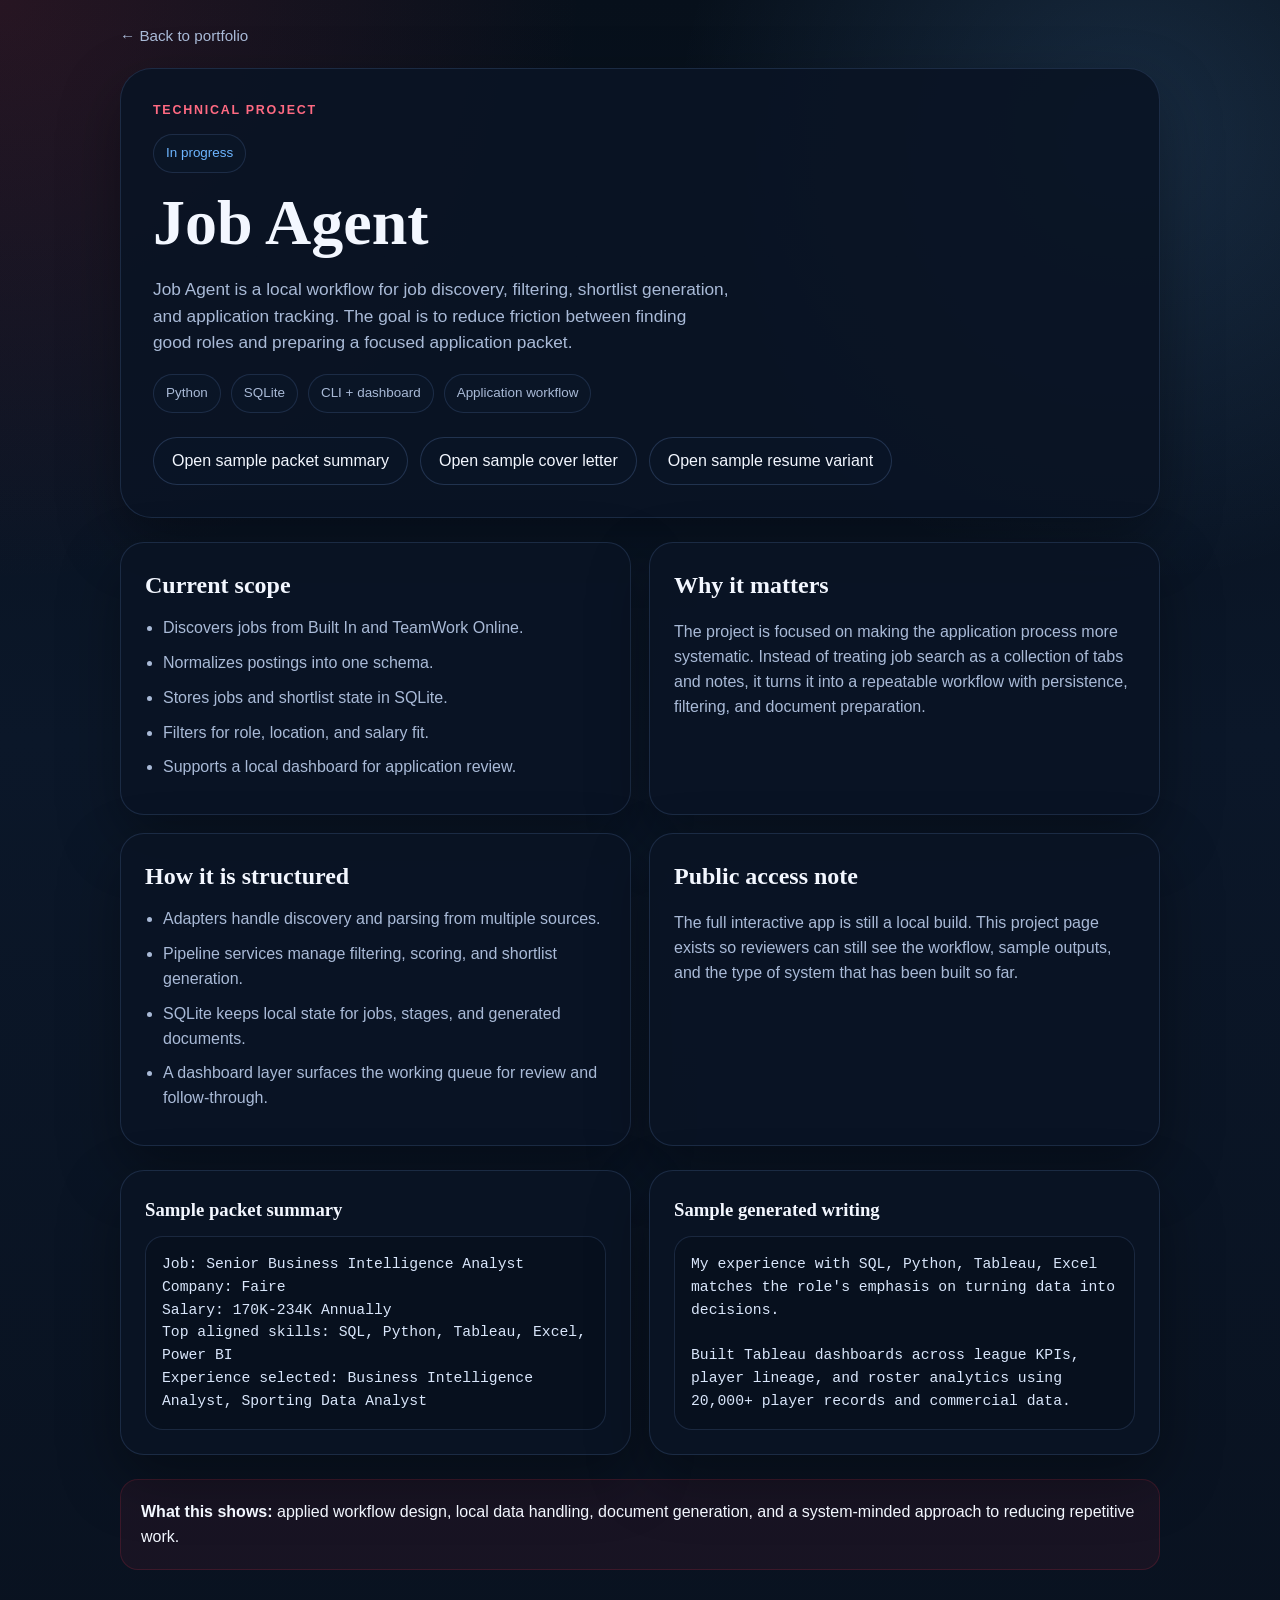
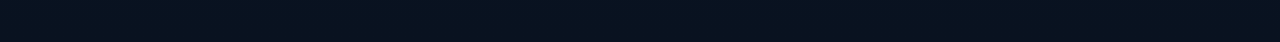
<file: projects/job-agent.html>
<!doctype html>
<html lang="en">
  <head>
    <meta charset="utf-8">
    <meta name="viewport" content="width=device-width, initial-scale=1">
    <title>Job Agent | Rohit Thakur</title>
    <meta
      name="description"
      content="Project page for Job Agent, a local job discovery and application workflow."
    >
    <link rel="stylesheet" href="../styles.css">
  </head>
  <body>
    <main class="subpage-shell">
      <a class="page-back" href="../index.html">← Back to portfolio</a>

      <section class="project-hero-panel">
        <p class="section-kicker">Technical Project</p>
        <span class="project-status">In progress</span>
        <h1>Job Agent</h1>
        <p class="hero-text">
          Job Agent is a local workflow for job discovery, filtering, shortlist generation, and application
          tracking. The goal is to reduce friction between finding good roles and preparing a focused application
          packet.
        </p>
        <ul class="meta-strip">
          <li>Python</li>
          <li>SQLite</li>
          <li>CLI + dashboard</li>
          <li>Application workflow</li>
        </ul>
        <div class="project-actions">
          <a class="button button--ghost" href="../assets/documents/job-agent-sample-packet-summary.md" target="_blank" rel="noreferrer">Open sample packet summary</a>
          <a class="button button--ghost" href="../assets/documents/job-agent-sample-cover-letter.md" target="_blank" rel="noreferrer">Open sample cover letter</a>
          <a class="button button--ghost" href="../assets/documents/job-agent-sample-resume-variant.md" target="_blank" rel="noreferrer">Open sample resume variant</a>
        </div>
      </section>

      <section class="project-grid">
        <article class="project-panel">
          <h2>Current scope</h2>
          <ul class="list-tight">
            <li>Discovers jobs from Built In and TeamWork Online.</li>
            <li>Normalizes postings into one schema.</li>
            <li>Stores jobs and shortlist state in SQLite.</li>
            <li>Filters for role, location, and salary fit.</li>
            <li>Supports a local dashboard for application review.</li>
          </ul>
        </article>

        <article class="project-panel">
          <h2>Why it matters</h2>
          <p>
            The project is focused on making the application process more systematic. Instead of treating job search
            as a collection of tabs and notes, it turns it into a repeatable workflow with persistence, filtering,
            and document preparation.
          </p>
        </article>

        <article class="project-panel">
          <h2>How it is structured</h2>
          <ul class="list-tight">
            <li>Adapters handle discovery and parsing from multiple sources.</li>
            <li>Pipeline services manage filtering, scoring, and shortlist generation.</li>
            <li>SQLite keeps local state for jobs, stages, and generated documents.</li>
            <li>A dashboard layer surfaces the working queue for review and follow-through.</li>
          </ul>
        </article>

        <article class="project-panel">
          <h2>Public access note</h2>
          <p>
            The full interactive app is still a local build. This project page exists so reviewers can still see the
            workflow, sample outputs, and the type of system that has been built so far.
          </p>
        </article>
      </section>

      <section class="sample-grid">
        <article class="sample-card">
          <h3>Sample packet summary</h3>
          <pre class="text-sample">Job: Senior Business Intelligence Analyst
Company: Faire
Salary: 170K-234K Annually
Top aligned skills: SQL, Python, Tableau, Excel, Power BI
Experience selected: Business Intelligence Analyst, Sporting Data Analyst</pre>
        </article>

        <article class="sample-card">
          <h3>Sample generated writing</h3>
          <pre class="text-sample">My experience with SQL, Python, Tableau, Excel matches the role's emphasis on turning data into decisions.

Built Tableau dashboards across league KPIs, player lineage, and roster analytics using 20,000+ player records and commercial data.</pre>
        </article>
      </section>

      <section class="callout">
        <strong>What this shows:</strong> applied workflow design, local data handling, document generation, and a
        system-minded approach to reducing repetitive work.
      </section>
    </main>
  </body>
</html>
</file>
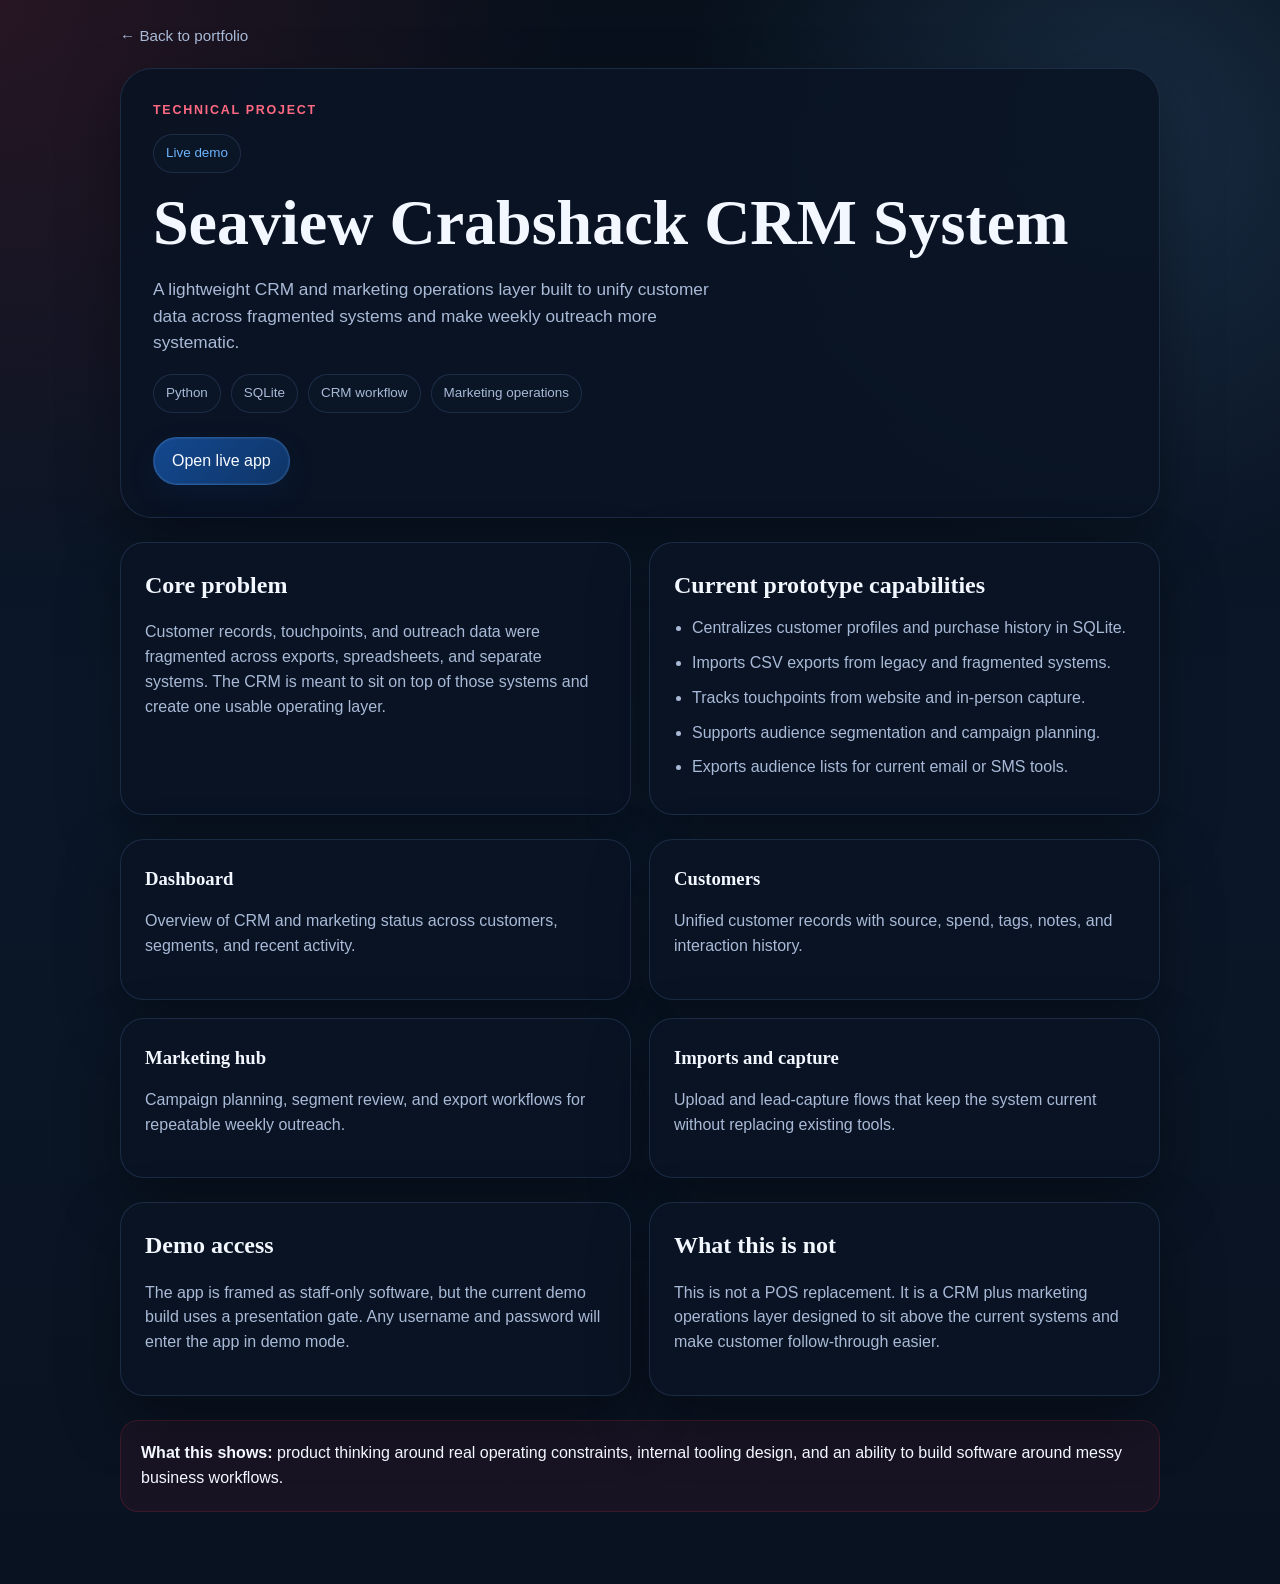
<file: projects/seaview-crm.html>
<!doctype html>
<html lang="en">
  <head>
    <meta charset="utf-8">
    <meta name="viewport" content="width=device-width, initial-scale=1">
    <title>Seaview Crabshack CRM System | Rohit Thakur</title>
    <meta
      name="description"
      content="Project page for the Seaview Crabshack CRM System."
    >
    <link rel="stylesheet" href="../styles.css">
  </head>
  <body>
    <main class="subpage-shell">
      <a class="page-back" href="../index.html">← Back to portfolio</a>

      <section class="project-hero-panel">
        <p class="section-kicker">Technical Project</p>
        <span class="project-status">Live demo</span>
        <h1>Seaview Crabshack CRM System</h1>
        <p class="hero-text">
          A lightweight CRM and marketing operations layer built to unify customer data across fragmented systems and
          make weekly outreach more systematic.
        </p>
        <ul class="meta-strip">
          <li>Python</li>
          <li>SQLite</li>
          <li>CRM workflow</li>
          <li>Marketing operations</li>
        </ul>
        <div class="project-actions">
          <a class="button button--primary" href="https://seaview-crm.onrender.com" target="_blank" rel="noreferrer">Open live app</a>
        </div>
      </section>

      <section class="project-grid">
        <article class="project-panel">
          <h2>Core problem</h2>
          <p>
            Customer records, touchpoints, and outreach data were fragmented across exports, spreadsheets, and
            separate systems. The CRM is meant to sit on top of those systems and create one usable operating layer.
          </p>
        </article>

        <article class="project-panel">
          <h2>Current prototype capabilities</h2>
          <ul class="list-tight">
            <li>Centralizes customer profiles and purchase history in SQLite.</li>
            <li>Imports CSV exports from legacy and fragmented systems.</li>
            <li>Tracks touchpoints from website and in-person capture.</li>
            <li>Supports audience segmentation and campaign planning.</li>
            <li>Exports audience lists for current email or SMS tools.</li>
          </ul>
        </article>
      </section>

      <section class="route-grid">
        <article class="route-card">
          <h3>Dashboard</h3>
          <p>Overview of CRM and marketing status across customers, segments, and recent activity.</p>
        </article>
        <article class="route-card">
          <h3>Customers</h3>
          <p>Unified customer records with source, spend, tags, notes, and interaction history.</p>
        </article>
        <article class="route-card">
          <h3>Marketing hub</h3>
          <p>Campaign planning, segment review, and export workflows for repeatable weekly outreach.</p>
        </article>
        <article class="route-card">
          <h3>Imports and capture</h3>
          <p>Upload and lead-capture flows that keep the system current without replacing existing tools.</p>
        </article>
      </section>

      <section class="project-grid">
        <article class="project-panel">
          <h2>Demo access</h2>
          <p>
            The app is framed as staff-only software, but the current demo build uses a presentation gate. Any
            username and password will enter the app in demo mode.
          </p>
        </article>

        <article class="project-panel">
          <h2>What this is not</h2>
          <p>
            This is not a POS replacement. It is a CRM plus marketing operations layer designed to sit above the
            current systems and make customer follow-through easier.
          </p>
        </article>
      </section>

      <section class="callout">
        <strong>What this shows:</strong> product thinking around real operating constraints, internal tooling
        design, and an ability to build software around messy business workflows.
      </section>
    </main>
  </body>
</html>
</file>
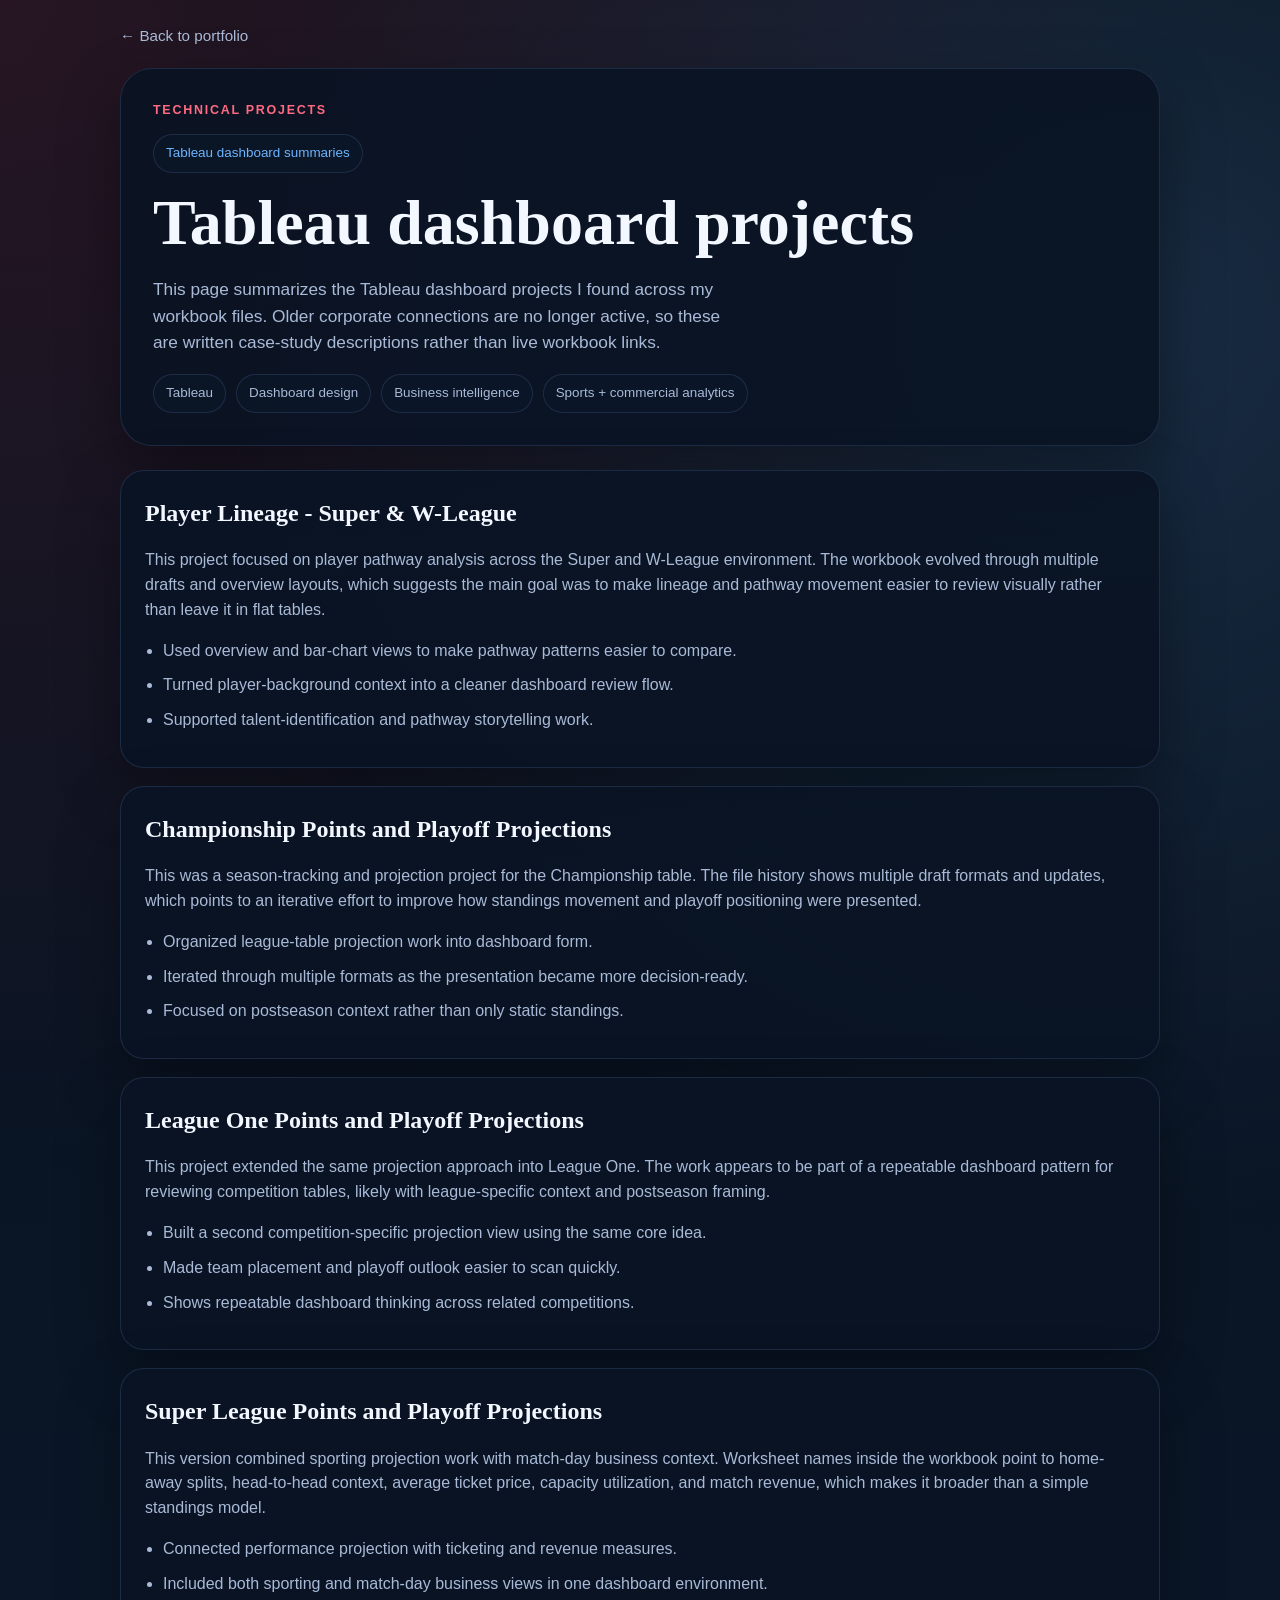
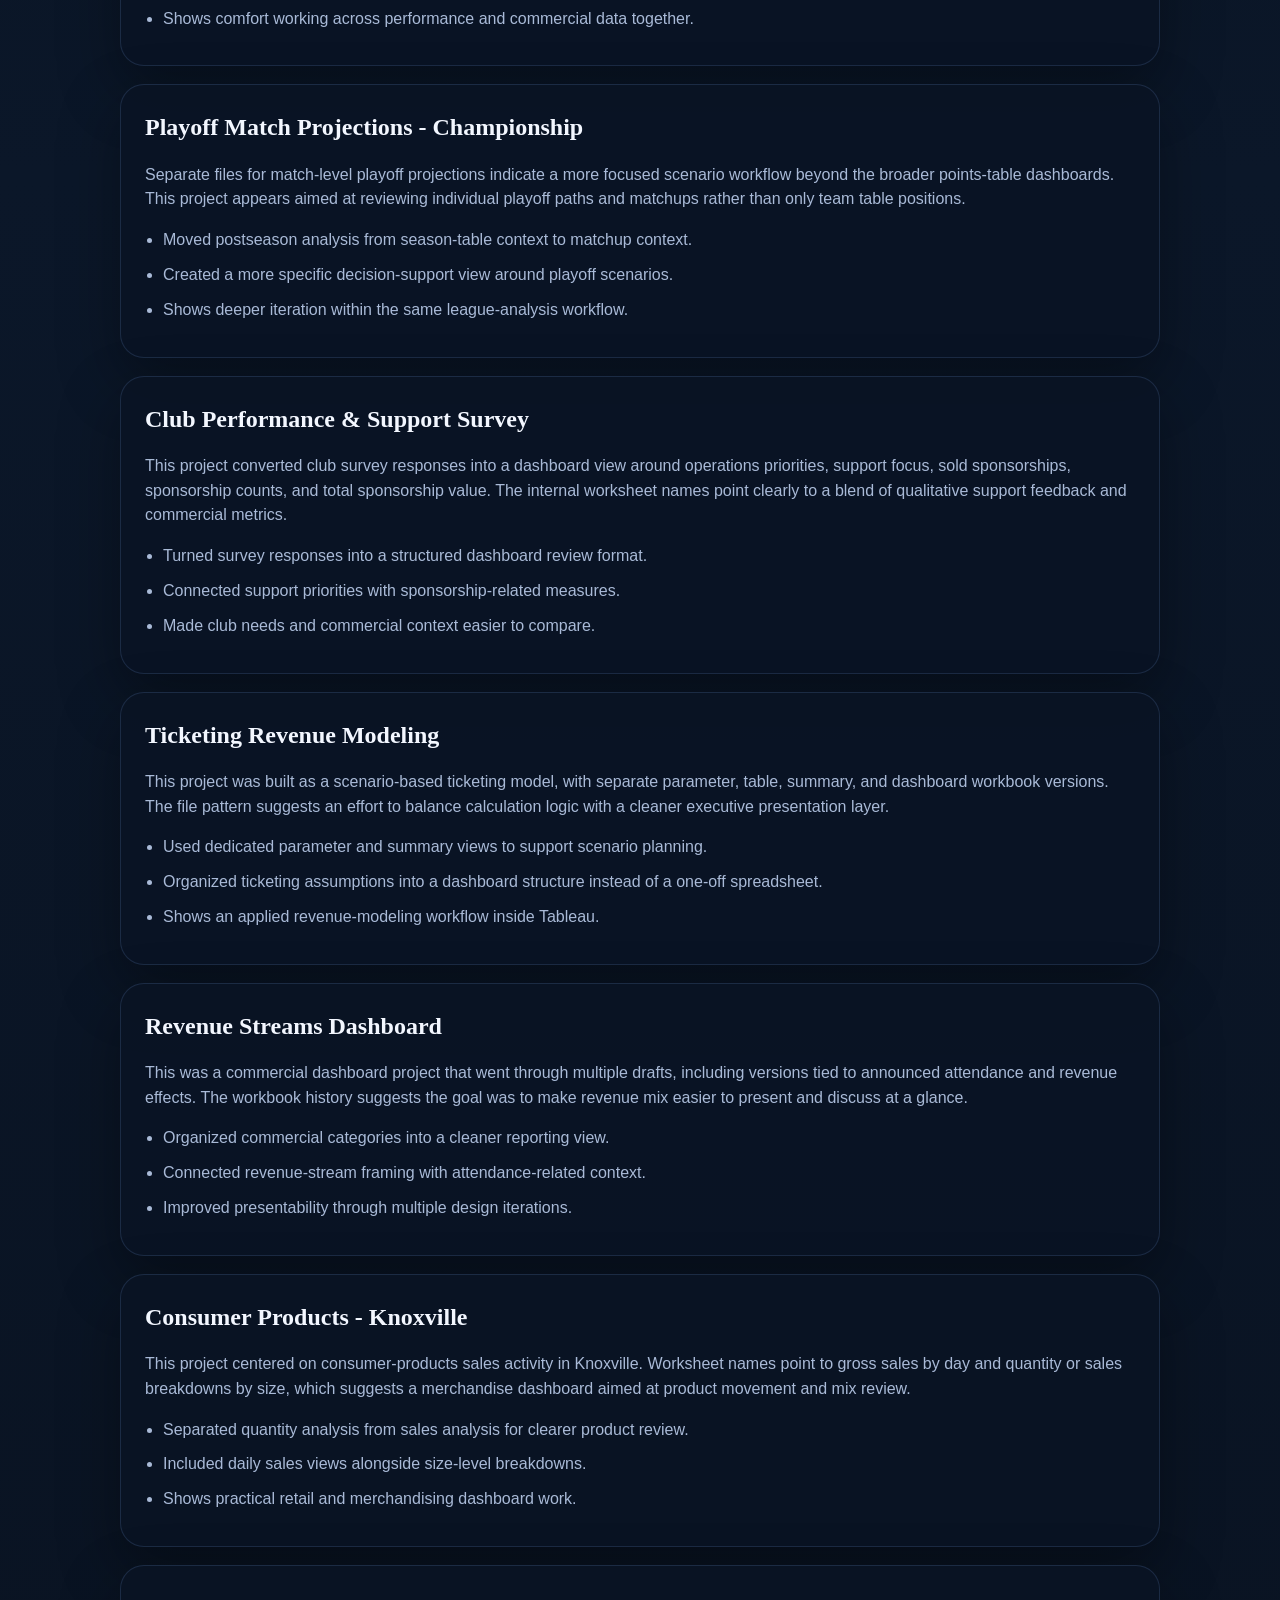
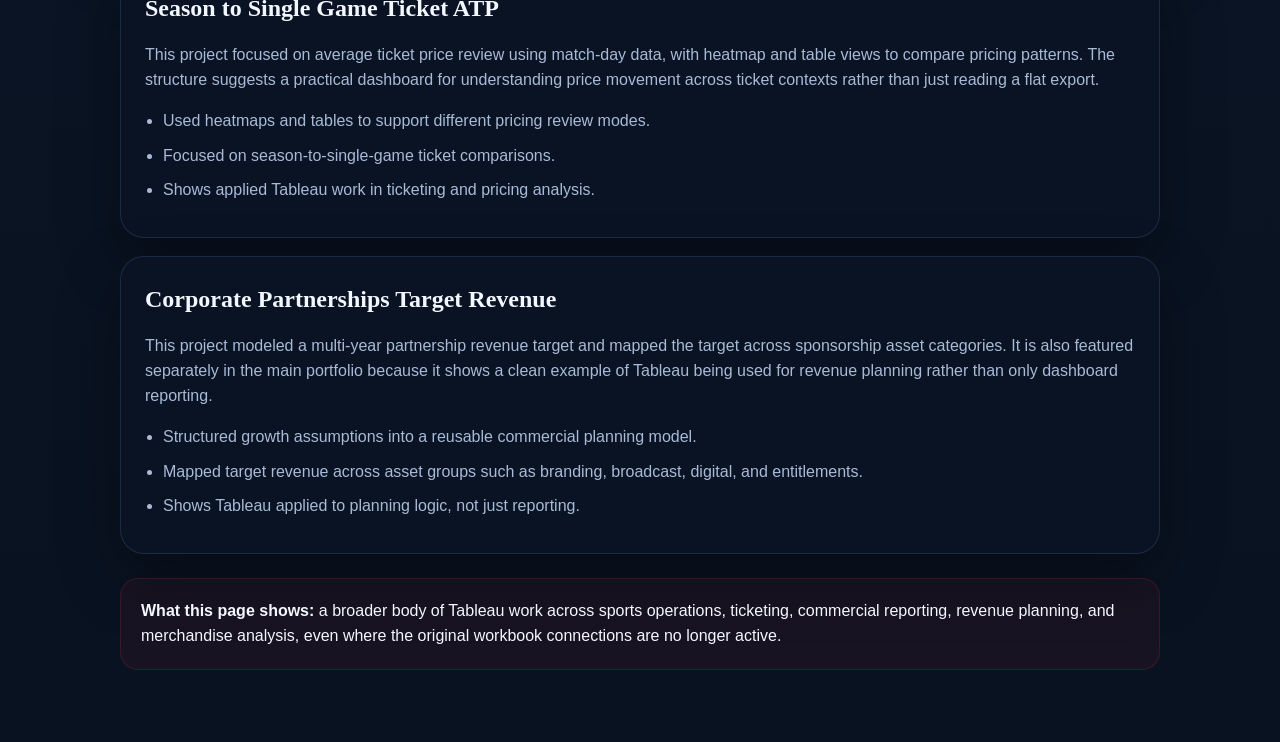
<file: projects/tableau-dashboard-projects.html>
<!doctype html>
<html lang="en">
  <head>
    <meta charset="utf-8">
    <meta name="viewport" content="width=device-width, initial-scale=1">
    <title>Tableau Dashboard Projects | Rohit Thakur</title>
    <meta
      name="description"
      content="Summary page for Tableau dashboard projects identified across Rohit Thakur's workbook files."
    >
    <link rel="stylesheet" href="../styles.css">
  </head>
  <body>
    <main class="subpage-shell">
      <a class="page-back" href="../index.html#technical-projects">← Back to portfolio</a>

      <section class="project-hero-panel">
        <p class="section-kicker">Technical Projects</p>
        <span class="project-status">Tableau dashboard summaries</span>
        <h1>Tableau dashboard projects</h1>
        <p class="hero-text">
          This page summarizes the Tableau dashboard projects I found across my workbook files. Older corporate
          connections are no longer active, so these are written case-study descriptions rather than live workbook
          links.
        </p>
        <ul class="meta-strip">
          <li>Tableau</li>
          <li>Dashboard design</li>
          <li>Business intelligence</li>
          <li>Sports + commercial analytics</li>
        </ul>
      </section>

      <div class="project-stack">
        <section class="project-panel" id="player-lineage">
          <h2>Player Lineage - Super &amp; W-League</h2>
          <p>
            This project focused on player pathway analysis across the Super and W-League environment. The workbook
            evolved through multiple drafts and overview layouts, which suggests the main goal was to make lineage
            and pathway movement easier to review visually rather than leave it in flat tables.
          </p>
          <ul class="list-tight">
            <li>Used overview and bar-chart views to make pathway patterns easier to compare.</li>
            <li>Turned player-background context into a cleaner dashboard review flow.</li>
            <li>Supported talent-identification and pathway storytelling work.</li>
          </ul>
        </section>

        <section class="project-panel" id="championship-points">
          <h2>Championship Points and Playoff Projections</h2>
          <p>
            This was a season-tracking and projection project for the Championship table. The file history shows
            multiple draft formats and updates, which points to an iterative effort to improve how standings movement
            and playoff positioning were presented.
          </p>
          <ul class="list-tight">
            <li>Organized league-table projection work into dashboard form.</li>
            <li>Iterated through multiple formats as the presentation became more decision-ready.</li>
            <li>Focused on postseason context rather than only static standings.</li>
          </ul>
        </section>

        <section class="project-panel" id="league-one-points">
          <h2>League One Points and Playoff Projections</h2>
          <p>
            This project extended the same projection approach into League One. The work appears to be part of a
            repeatable dashboard pattern for reviewing competition tables, likely with league-specific context and
            postseason framing.
          </p>
          <ul class="list-tight">
            <li>Built a second competition-specific projection view using the same core idea.</li>
            <li>Made team placement and playoff outlook easier to scan quickly.</li>
            <li>Shows repeatable dashboard thinking across related competitions.</li>
          </ul>
        </section>

        <section class="project-panel" id="super-league-points">
          <h2>Super League Points and Playoff Projections</h2>
          <p>
            This version combined sporting projection work with match-day business context. Worksheet names inside
            the workbook point to home-away splits, head-to-head context, average ticket price, capacity utilization,
            and match revenue, which makes it broader than a simple standings model.
          </p>
          <ul class="list-tight">
            <li>Connected performance projection with ticketing and revenue measures.</li>
            <li>Included both sporting and match-day business views in one dashboard environment.</li>
            <li>Shows comfort working across performance and commercial data together.</li>
          </ul>
        </section>

        <section class="project-panel" id="playoff-match-projections">
          <h2>Playoff Match Projections - Championship</h2>
          <p>
            Separate files for match-level playoff projections indicate a more focused scenario workflow beyond the
            broader points-table dashboards. This project appears aimed at reviewing individual playoff paths and
            matchups rather than only team table positions.
          </p>
          <ul class="list-tight">
            <li>Moved postseason analysis from season-table context to matchup context.</li>
            <li>Created a more specific decision-support view around playoff scenarios.</li>
            <li>Shows deeper iteration within the same league-analysis workflow.</li>
          </ul>
        </section>

        <section class="project-panel" id="club-performance-support">
          <h2>Club Performance &amp; Support Survey</h2>
          <p>
            This project converted club survey responses into a dashboard view around operations priorities, support
            focus, sold sponsorships, sponsorship counts, and total sponsorship value. The internal worksheet names
            point clearly to a blend of qualitative support feedback and commercial metrics.
          </p>
          <ul class="list-tight">
            <li>Turned survey responses into a structured dashboard review format.</li>
            <li>Connected support priorities with sponsorship-related measures.</li>
            <li>Made club needs and commercial context easier to compare.</li>
          </ul>
        </section>

        <section class="project-panel" id="ticketing-revenue-modeling">
          <h2>Ticketing Revenue Modeling</h2>
          <p>
            This project was built as a scenario-based ticketing model, with separate parameter, table, summary, and
            dashboard workbook versions. The file pattern suggests an effort to balance calculation logic with a
            cleaner executive presentation layer.
          </p>
          <ul class="list-tight">
            <li>Used dedicated parameter and summary views to support scenario planning.</li>
            <li>Organized ticketing assumptions into a dashboard structure instead of a one-off spreadsheet.</li>
            <li>Shows an applied revenue-modeling workflow inside Tableau.</li>
          </ul>
        </section>

        <section class="project-panel" id="revenue-streams-dashboard">
          <h2>Revenue Streams Dashboard</h2>
          <p>
            This was a commercial dashboard project that went through multiple drafts, including versions tied to
            announced attendance and revenue effects. The workbook history suggests the goal was to make revenue mix
            easier to present and discuss at a glance.
          </p>
          <ul class="list-tight">
            <li>Organized commercial categories into a cleaner reporting view.</li>
            <li>Connected revenue-stream framing with attendance-related context.</li>
            <li>Improved presentability through multiple design iterations.</li>
          </ul>
        </section>

        <section class="project-panel" id="consumer-products-knoxville">
          <h2>Consumer Products - Knoxville</h2>
          <p>
            This project centered on consumer-products sales activity in Knoxville. Worksheet names point to gross
            sales by day and quantity or sales breakdowns by size, which suggests a merchandise dashboard aimed at
            product movement and mix review.
          </p>
          <ul class="list-tight">
            <li>Separated quantity analysis from sales analysis for clearer product review.</li>
            <li>Included daily sales views alongside size-level breakdowns.</li>
            <li>Shows practical retail and merchandising dashboard work.</li>
          </ul>
        </section>

        <section class="project-panel" id="season-to-single-game-ticket-atp">
          <h2>Season to Single Game Ticket ATP</h2>
          <p>
            This project focused on average ticket price review using match-day data, with heatmap and table views to
            compare pricing patterns. The structure suggests a practical dashboard for understanding price movement
            across ticket contexts rather than just reading a flat export.
          </p>
          <ul class="list-tight">
            <li>Used heatmaps and tables to support different pricing review modes.</li>
            <li>Focused on season-to-single-game ticket comparisons.</li>
            <li>Shows applied Tableau work in ticketing and pricing analysis.</li>
          </ul>
        </section>

        <section class="project-panel" id="corporate-partnerships-target-revenue">
          <h2>Corporate Partnerships Target Revenue</h2>
          <p>
            This project modeled a multi-year partnership revenue target and mapped the target across sponsorship
            asset categories. It is also featured separately in the main portfolio because it shows a clean example
            of Tableau being used for revenue planning rather than only dashboard reporting.
          </p>
          <ul class="list-tight">
            <li>Structured growth assumptions into a reusable commercial planning model.</li>
            <li>Mapped target revenue across asset groups such as branding, broadcast, digital, and entitlements.</li>
            <li>Shows Tableau applied to planning logic, not just reporting.</li>
          </ul>
        </section>
      </div>

      <section class="callout">
        <strong>What this page shows:</strong> a broader body of Tableau work across sports operations, ticketing,
        commercial reporting, revenue planning, and merchandise analysis, even where the original workbook
        connections are no longer active.
      </section>
    </main>
  </body>
</html>
</file>
<file: styles.css>
:root {
  --bg: #071220;
  --bg-deep: #0b1b31;
  --surface: rgba(10, 20, 36, 0.92);
  --surface-strong: rgba(13, 27, 49, 0.98);
  --ink: #f3f7ff;
  --muted: #a9bad7;
  --line: rgba(114, 151, 214, 0.18);
  --accent: #cc3048;
  --accent-soft: rgba(204, 48, 72, 0.14);
  --accent-deep: #ff6a82;
  --secondary: #6db5ff;
  --secondary-soft: rgba(109, 181, 255, 0.14);
  --shadow: 0 24px 60px rgba(0, 0, 0, 0.34);
  --radius-xl: 32px;
  --radius-lg: 24px;
  --radius-md: 18px;
  --max-width: 1180px;
}

*,
*::before,
*::after {
  box-sizing: border-box;
}

html {
  scroll-behavior: smooth;
}

body {
  margin: 0;
  font-family: "Avenir Next", "Trebuchet MS", "Segoe UI", sans-serif;
  color: var(--ink);
  background:
    radial-gradient(circle at top left, rgba(204, 48, 72, 0.16), transparent 28%),
    radial-gradient(circle at 88% 8%, rgba(109, 181, 255, 0.16), transparent 24%),
    linear-gradient(180deg, #07101b 0%, #0b1729 45%, #091220 100%);
  line-height: 1.55;
}

body::before {
  content: "";
  position: fixed;
  inset: 0;
  pointer-events: none;
  background:
    linear-gradient(rgba(109, 181, 255, 0.05) 1px, transparent 1px),
    linear-gradient(90deg, rgba(109, 181, 255, 0.05) 1px, transparent 1px);
  background-size: 64px 64px;
  mask-image: linear-gradient(180deg, rgba(0, 0, 0, 0.45), transparent 85%);
  opacity: 0.16;
}

a {
  color: inherit;
  text-decoration: none;
}

button,
a.button {
  font: inherit;
}

.page-shell {
  position: relative;
  z-index: 1;
  width: min(calc(100% - 32px), var(--max-width));
  margin: 0 auto;
  padding-bottom: 72px;
}

.topbar {
  position: sticky;
  top: 10px;
  z-index: 10;
  display: flex;
  align-items: center;
  justify-content: space-between;
  gap: 18px;
  margin-top: 12px;
  padding: 13px 18px;
  background: rgba(7, 16, 29, 0.9);
  border: 1px solid var(--line);
  border-radius: 20px;
  backdrop-filter: blur(18px);
  box-shadow: 0 12px 30px rgba(0, 0, 0, 0.18);
}

.brand {
  font-family: "Iowan Old Style", "Palatino Linotype", "Book Antiqua", Georgia, serif;
  font-size: 1.05rem;
  font-weight: 700;
  letter-spacing: 0.04em;
}

.nav {
  display: flex;
  flex-wrap: wrap;
  gap: 12px;
  justify-content: flex-end;
}

.nav-tab {
  padding: 9px 12px;
  border: 1px solid transparent;
  border-radius: 999px;
  background: transparent;
  color: var(--muted);
  font-size: 0.95rem;
  cursor: pointer;
}

.nav-tab:hover,
.nav-tab:focus-visible,
.nav-tab.is-active {
  color: var(--ink);
  border-color: var(--line);
  background: rgba(11, 22, 40, 0.78);
}

.section {
  padding: 48px 0 0;
}

.tab-panel {
  display: none;
}

.tab-panel.is-active {
  display: block;
}

.hero {
  display: grid;
  grid-template-columns: 1.2fr 0.9fr;
  gap: 28px;
  align-items: stretch;
  padding-top: 56px;
}

.hero-copy,
.hero-panel,
.contact-card,
.detail-panel {
  background: var(--surface);
  border: 1px solid var(--line);
  box-shadow: var(--shadow);
}

.hero-copy {
  padding: 40px;
  border-radius: var(--radius-xl);
}

.section-kicker,
.panel-label,
.badge,
.chip,
.status-pill {
  letter-spacing: 0.14em;
  text-transform: uppercase;
}

.section-kicker {
  margin: 0 0 14px;
  font-size: 0.78rem;
  font-weight: 700;
  color: var(--accent-deep);
}

.hero h1,
.section-heading h2,
.contact-card h2,
#modal-title {
  margin: 0;
  font-family: "Iowan Old Style", "Palatino Linotype", "Book Antiqua", Georgia, serif;
  line-height: 1.04;
  font-weight: 700;
}

.hero h1 {
  max-width: 12ch;
  font-size: clamp(2.6rem, 5vw, 4.6rem);
}

.hero-text,
.section-heading p,
.contact-card p,
.panel-note,
.detail-panel p {
  color: var(--muted);
}

.hero-text {
  max-width: 60ch;
  margin: 20px 0 0;
  font-size: 1.08rem;
}

.hero-actions,
.contact-actions,
.card-actions {
  display: flex;
  flex-wrap: wrap;
  gap: 12px;
}

.hero-actions {
  margin-top: 28px;
}

.button {
  display: inline-flex;
  align-items: center;
  justify-content: center;
  min-height: 48px;
  padding: 0 18px;
  border-radius: 999px;
  border: 1px solid transparent;
  transition: transform 180ms ease, background-color 180ms ease, border-color 180ms ease;
}

.button:hover,
.button:focus-visible,
.card-button:hover,
.card-button:focus-visible,
.modal-close:hover,
.modal-close:focus-visible {
  transform: translateY(-1px);
}

.button--primary {
  background: linear-gradient(135deg, #13488f, #0f3568);
  color: #f8fbff;
  border-color: rgba(109, 181, 255, 0.22);
  box-shadow:
    inset 0 0 0 1px rgba(255, 255, 255, 0.06),
    0 10px 24px rgba(8, 33, 74, 0.32);
}

.button--ghost {
  border-color: rgba(114, 151, 214, 0.24);
  background: rgba(11, 22, 40, 0.72);
}

.hero-tags {
  display: flex;
  flex-wrap: wrap;
  gap: 10px;
  margin: 26px 0 0;
  padding: 0;
  list-style: none;
}

.hero-tags li,
.chip {
  padding: 9px 12px;
  border-radius: 999px;
  background: rgba(11, 22, 40, 0.78);
  border: 1px solid var(--line);
  color: var(--muted);
  font-size: 0.82rem;
}

.hero-panel {
  display: flex;
  flex-direction: column;
  gap: 18px;
  padding: 28px;
  border-radius: var(--radius-xl);
}

.profile-summary {
  display: grid;
  gap: 12px;
  padding: 16px;
  border: 1px solid var(--line);
  border-radius: var(--radius-md);
  background: rgba(11, 22, 40, 0.72);
}

.profile-line {
  display: grid;
  gap: 4px;
}

.profile-label {
  color: var(--secondary);
  font-size: 0.75rem;
  font-weight: 700;
  letter-spacing: 0.1em;
  text-transform: uppercase;
}

.profile-value {
  color: var(--ink);
  font-size: 0.98rem;
}

.panel-label {
  color: var(--secondary);
  font-size: 0.74rem;
  font-weight: 700;
}

.metric-grid {
  display: grid;
  grid-template-columns: repeat(2, minmax(0, 1fr));
  gap: 14px;
}

.metric-card {
  padding: 16px;
  border-radius: var(--radius-md);
  background:
    linear-gradient(145deg, rgba(15, 29, 52, 0.95), rgba(11, 22, 40, 0.92));
  border: 1px solid var(--line);
}

.metric-value {
  display: block;
  font-family: "Iowan Old Style", "Palatino Linotype", "Book Antiqua", Georgia, serif;
  font-size: 2.2rem;
  line-height: 1;
}

.metric-label {
  display: block;
  margin-top: 8px;
  color: var(--muted);
  font-size: 0.9rem;
}

.fit-strip {
  display: flex;
  flex-wrap: wrap;
  gap: 10px;
}

.fit-strip span {
  padding: 8px 11px;
  border-radius: 999px;
  border: 1px solid var(--line);
  background: rgba(109, 181, 255, 0.08);
  color: var(--muted);
  font-size: 0.82rem;
}

.section-heading {
  max-width: 58rem;
  margin-bottom: 24px;
}

.section-heading h2 {
  font-size: clamp(2rem, 4vw, 3.4rem);
}

.section-heading p {
  max-width: 60ch;
  margin: 16px 0 0;
}

.section-subgroup + .section-subgroup {
  margin-top: 34px;
}

.subsection-heading {
  max-width: 54rem;
  margin-bottom: 18px;
}

.subsection-heading h3 {
  margin: 0;
  font-family: "Iowan Old Style", "Palatino Linotype", "Book Antiqua", Georgia, serif;
  font-size: 1.7rem;
}

.subsection-heading p {
  margin: 10px 0 0;
  color: var(--muted);
}

.subsection-actions {
  display: flex;
  flex-wrap: wrap;
  gap: 12px;
  margin-bottom: 18px;
}

.card-grid {
  display: grid;
  gap: 18px;
}

.featured-grid {
  grid-template-columns: repeat(2, minmax(0, 1fr));
}

.compact-grid,
.experience-grid,
.skills-grid,
.roles-grid {
  grid-template-columns: repeat(3, minmax(0, 1fr));
}

.case-card,
.mini-card,
.experience-card,
.skill-card,
.role-card {
  position: relative;
  overflow: hidden;
  padding: 24px;
  border-radius: var(--radius-lg);
  border: 1px solid var(--line);
  background: var(--surface-strong);
  box-shadow: 0 16px 36px rgba(0, 0, 0, 0.22);
  transition: transform 180ms ease, border-color 180ms ease, box-shadow 180ms ease;
}

.case-card:hover,
.mini-card:hover,
.experience-card:hover,
.skill-card:hover,
.role-card:hover {
  transform: translateY(-2px);
  border-color: rgba(114, 151, 214, 0.28);
  box-shadow: 0 20px 44px rgba(0, 0, 0, 0.24);
}

.case-card::before,
.mini-card::before,
.experience-card::before,
.skill-card::before,
.role-card::before,
.contact-card::before {
  content: "";
  position: absolute;
  inset: 0 0 auto 0;
  width: 100%;
  height: 3px;
  border-radius: 0;
  transform: none;
  background: linear-gradient(90deg, rgba(204, 48, 72, 0.92), rgba(109, 181, 255, 0.92), transparent 74%);
  pointer-events: none;
}

.case-card:nth-child(2n)::before,
.mini-card:nth-child(2n)::before,
.experience-card:nth-child(2n)::before,
.skill-card:nth-child(2n)::before,
.role-card:nth-child(2n)::before {
  background: linear-gradient(90deg, rgba(109, 181, 255, 0.92), rgba(204, 48, 72, 0.92), transparent 74%);
}

.card-topline,
.skill-topline {
  display: flex;
  align-items: center;
  justify-content: space-between;
  gap: 12px;
  margin-bottom: 18px;
}

.badge,
.status-pill {
  font-size: 0.7rem;
  font-weight: 700;
}

.badge {
  color: var(--accent-deep);
}

.status-pill {
  padding: 7px 10px;
  border-radius: 999px;
  background: var(--accent-soft);
  color: var(--accent-deep);
}

.status-pill.status-secondary {
  background: var(--secondary-soft);
  color: var(--secondary);
}

.case-card h3,
.mini-card h3,
.experience-card h3,
.skill-card h3,
.role-card h3 {
  margin: 0;
  font-family: "Iowan Old Style", "Palatino Linotype", "Book Antiqua", Georgia, serif;
  font-size: 1.55rem;
  line-height: 1.12;
}

.case-summary,
.mini-card p,
.experience-field,
.skill-card p,
.role-card p {
  color: var(--muted);
}

.mini-card p,
.skill-card p,
.role-card p {
  line-height: 1.62;
}

.project-note {
  margin: 16px 0 0;
  font-size: 0.9rem;
  color: var(--muted);
}

.case-summary {
  margin: 16px 0 20px;
}

.project-metrics {
  display: flex;
  flex-wrap: wrap;
  gap: 10px;
  margin: 0 0 22px;
  padding: 0;
  list-style: none;
}

.project-metrics li {
  padding: 8px 11px;
  border-radius: 999px;
  background: rgba(109, 181, 255, 0.12);
  color: var(--secondary);
  font-size: 0.82rem;
}

.card-button,
.modal-close {
  border: 1px solid rgba(114, 151, 214, 0.22);
  background: rgba(11, 22, 40, 0.92);
  color: var(--ink);
}

.card-button {
  min-height: 44px;
  padding: 0 16px;
  border-radius: 999px;
  cursor: pointer;
}

.mini-list,
.detail-list {
  margin: 14px 0 0;
  padding-left: 18px;
  color: var(--muted);
}

.mini-list li,
.detail-list li {
  margin-bottom: 8px;
}

.experience-card h3 {
  margin-bottom: 8px;
}

.experience-meta {
  display: inline-flex;
  margin-bottom: 16px;
  padding: 8px 10px;
  border-radius: 999px;
  background: rgba(109, 181, 255, 0.12);
  color: var(--secondary);
  font-size: 0.78rem;
  letter-spacing: 0.08em;
  text-transform: uppercase;
}

.experience-field {
  margin: 0 0 14px;
  font-size: 0.96rem;
}

.experience-field strong {
  color: var(--ink);
}

.skills-grid {
  display: grid;
  gap: 18px;
}

.roles-grid {
  display: grid;
  gap: 18px;
}

.skill-card p,
.role-card p {
  margin: 14px 0 18px;
}

.skill-chips {
  display: flex;
  flex-wrap: wrap;
  gap: 10px;
}

.contact-section {
  padding-bottom: 8px;
}

.contact-card {
  position: relative;
  overflow: hidden;
  padding: 32px;
  border-radius: var(--radius-xl);
}

.contact-actions {
  margin-top: 26px;
}

.subpage-shell {
  width: min(calc(100% - 32px), 1040px);
  margin: 0 auto;
  padding: 24px 0 72px;
}

.page-back {
  display: inline-flex;
  align-items: center;
  gap: 8px;
  margin-bottom: 20px;
  color: var(--muted);
  font-size: 0.95rem;
}

.project-hero-panel,
.project-panel,
.route-card,
.sample-card {
  background: var(--surface);
  border: 1px solid var(--line);
  box-shadow: var(--shadow);
}

.project-hero-panel {
  padding: 32px;
  border-radius: var(--radius-xl);
}

.project-hero-panel h1 {
  margin: 0;
  font-family: "Iowan Old Style", "Palatino Linotype", "Book Antiqua", Georgia, serif;
  font-size: clamp(2.4rem, 5vw, 4.2rem);
  line-height: 1.05;
}

.meta-strip {
  display: flex;
  flex-wrap: wrap;
  gap: 10px;
  margin: 18px 0 0;
  padding: 0;
  list-style: none;
}

.meta-strip li,
.project-status {
  padding: 8px 12px;
  border-radius: 999px;
  border: 1px solid var(--line);
  background: rgba(11, 22, 40, 0.78);
  color: var(--muted);
  font-size: 0.84rem;
}

.project-status {
  display: inline-flex;
  margin-bottom: 16px;
  color: var(--secondary);
}

.project-actions {
  display: flex;
  flex-wrap: wrap;
  gap: 12px;
  margin-top: 24px;
}

.project-grid,
.route-grid,
.sample-grid {
  display: grid;
  gap: 18px;
  margin-top: 24px;
}

.project-stack {
  display: grid;
  gap: 18px;
  margin-top: 24px;
}

.project-grid {
  grid-template-columns: repeat(2, minmax(0, 1fr));
}

.route-grid,
.sample-grid {
  grid-template-columns: repeat(2, minmax(0, 1fr));
}

.project-panel,
.route-card,
.sample-card {
  padding: 24px;
  border-radius: var(--radius-lg);
}

.project-panel h2,
.route-card h3,
.sample-card h3 {
  margin: 0 0 12px;
  font-family: "Iowan Old Style", "Palatino Linotype", "Book Antiqua", Georgia, serif;
}

.project-panel p,
.project-panel li,
.route-card p,
.sample-card p {
  color: var(--muted);
}

.list-tight {
  margin: 0;
  padding-left: 18px;
}

.list-tight li {
  margin-bottom: 10px;
}

.callout {
  margin-top: 24px;
  padding: 20px;
  border-radius: var(--radius-md);
  border: 1px solid rgba(204, 48, 72, 0.2);
  background: rgba(204, 48, 72, 0.08);
}

.text-sample {
  margin: 0;
  padding: 16px;
  border-radius: var(--radius-md);
  border: 1px solid var(--line);
  background: rgba(8, 17, 31, 0.9);
  color: #d9e6fb;
  white-space: pre-wrap;
  font: 0.92rem/1.55 "SFMono-Regular", Consolas, "Liberation Mono", Menlo, monospace;
}

.modal[hidden] {
  display: none;
}

.modal {
  position: fixed;
  inset: 0;
  z-index: 20;
}

.modal-backdrop {
  position: absolute;
  inset: 0;
  background: rgba(3, 8, 16, 0.7);
  backdrop-filter: blur(8px);
}

.detail-panel {
  position: relative;
  z-index: 1;
  width: min(calc(100% - 24px), 820px);
  max-height: calc(100vh - 32px);
  margin: 16px auto;
  padding: 26px;
  overflow: auto;
  border-radius: 28px;
  background: #0c172b;
}

.modal-close {
  position: sticky;
  top: 0;
  float: right;
  min-height: 40px;
  padding: 0 14px;
  border-radius: 999px;
  cursor: pointer;
}

.detail-header {
  clear: both;
  padding-top: 8px;
}

.detail-header p {
  margin: 10px 0 0;
}

.detail-grid {
  display: grid;
  grid-template-columns: repeat(2, minmax(0, 1fr));
  gap: 18px;
  margin-top: 24px;
}

.detail-block {
  padding: 18px;
  border-radius: var(--radius-md);
  border: 1px solid var(--line);
  background: rgba(11, 22, 40, 0.82);
  }

.detail-block h3 {
  margin: 0 0 12px;
  font-size: 1.02rem;
  letter-spacing: 0.08em;
  text-transform: uppercase;
}

.detail-footer {
  margin-top: 24px;
}

.reveal {
  opacity: 0;
  transform: translateY(28px);
  transition:
    opacity 720ms ease,
    transform 720ms ease;
  transition-delay: var(--delay, 0ms);
}

.reveal.is-visible {
  opacity: 1;
  transform: translateY(0);
}

body.modal-open {
  overflow: hidden;
}

@media (max-width: 980px) {
  .hero,
  .featured-grid,
  .compact-grid,
  .experience-grid,
  .skills-grid,
  .roles-grid,
  .detail-grid,
  .project-grid,
  .route-grid,
  .sample-grid {
    grid-template-columns: 1fr;
  }

  .hero h1 {
    max-width: 13ch;
  }
}

@media (max-width: 720px) {
  .page-shell {
    width: min(calc(100% - 20px), var(--max-width));
  }

  .topbar {
    border-radius: 18px;
    padding: 14px;
  }

  .nav {
    gap: 10px 14px;
  }

  .nav-tab {
    font-size: 0.88rem;
  }

  .hero {
    padding-top: 30px;
  }

  .hero-copy,
  .hero-panel,
  .case-card,
  .mini-card,
  .experience-card,
  .skill-card,
  .contact-card,
  .detail-panel {
    padding: 22px;
  }

  .hero h1 {
    max-width: none;
    font-size: clamp(2.5rem, 12vw, 4rem);
  }

  .metric-grid {
    grid-template-columns: 1fr 1fr;
  }

  .detail-panel {
    width: min(calc(100% - 16px), 820px);
    margin: 8px auto;
    max-height: calc(100vh - 16px);
  }
}

@media (max-width: 560px) {
  .metric-grid {
    grid-template-columns: 1fr;
  }

  .topbar {
    align-items: flex-start;
    flex-direction: column;
  }
}
</file>
